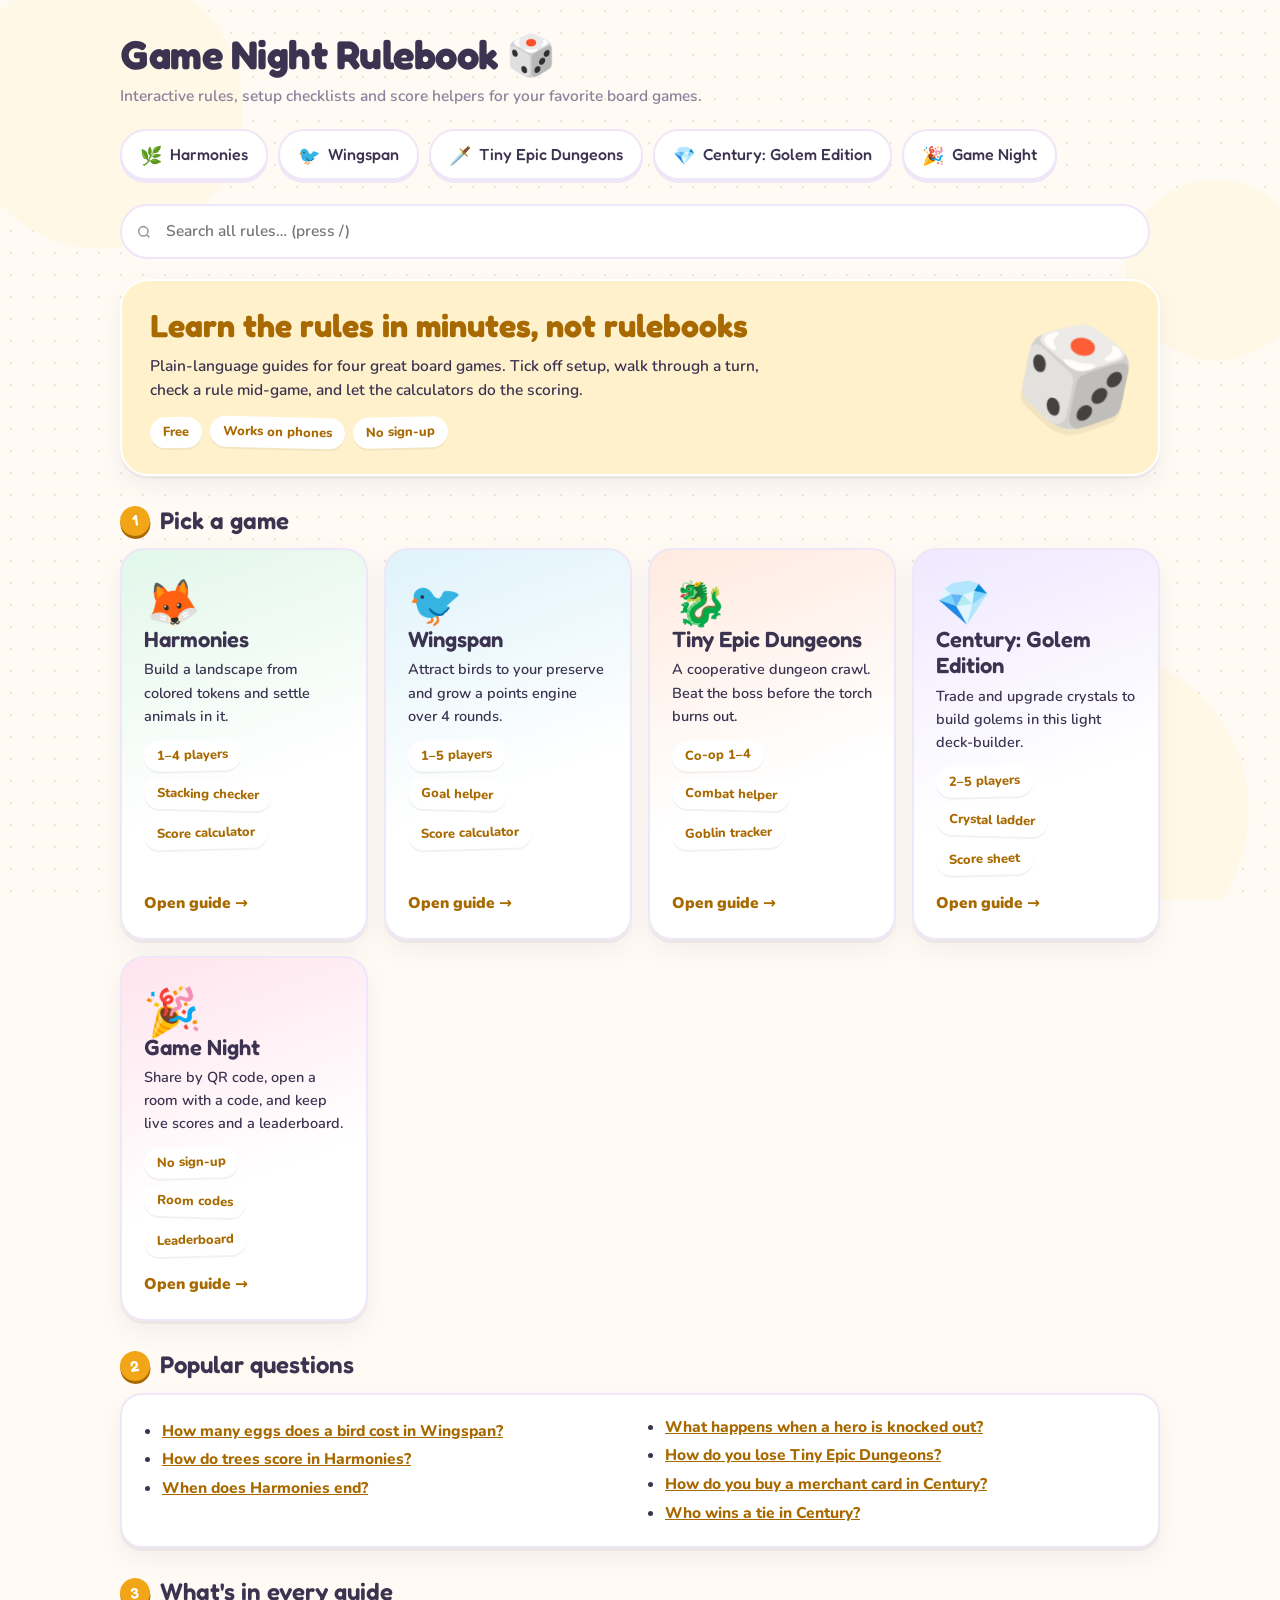
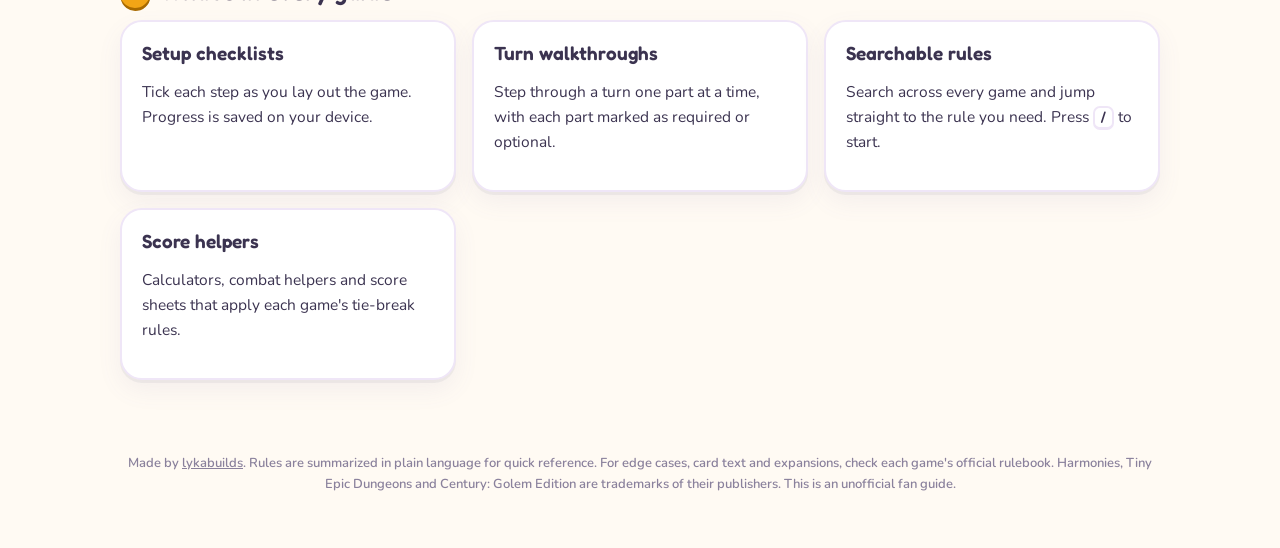
<file: index.html>
<!DOCTYPE html>
<html lang="en" data-root="./">
<head>
<meta charset="utf-8">
<meta name="viewport" content="width=device-width, initial-scale=1">
<title>Game Night Rulebook: Wingspan, Harmonies & More Board Games</title>
<meta name="description" content="Searchable rules for Wingspan, Harmonies, Tiny Epic Dungeons and Century: Golem Edition, with setup checklists, turn guides, score calculators and live rooms.">
<link rel="canonical" href="https://lykabuilds.github.io/game_nights/">
<meta name="robots" content="index, follow, max-image-preview:large">
<meta name="author" content="lykabuilds">
<meta name="theme-color" content="#fffaf3">
<meta property="og:type" content="website">
<meta property="og:site_name" content="Game Night Rulebook">
<meta property="og:title" content="Game Night Rulebook: Wingspan, Harmonies & More Board Games">
<meta property="og:description" content="Searchable rules for Wingspan, Harmonies, Tiny Epic Dungeons and Century: Golem Edition, with setup checklists, turn guides, score calculators and live rooms.">
<meta property="og:url" content="https://lykabuilds.github.io/game_nights/">
<meta property="og:image" content="https://lykabuilds.github.io/game_nights/assets/og/home.png">
<meta property="og:image:width" content="1200">
<meta property="og:image:height" content="630">
<meta property="og:locale" content="en_US">
<meta name="twitter:card" content="summary_large_image">
<meta name="twitter:title" content="Game Night Rulebook: Wingspan, Harmonies & More Board Games">
<meta name="twitter:description" content="Searchable rules for Wingspan, Harmonies, Tiny Epic Dungeons and Century: Golem Edition, with setup checklists, turn guides, score calculators and live rooms.">
<meta name="twitter:image" content="https://lykabuilds.github.io/game_nights/assets/og/home.png">
<link rel="icon" href="data:image/svg+xml,<svg xmlns=%22http://www.w3.org/2000/svg%22 viewBox=%220 0 100 100%22><text y=%22.9em%22 font-size=%2290%22>🎲</text></svg>">
<link rel="preconnect" href="https://fonts.googleapis.com">
<link rel="preconnect" href="https://fonts.gstatic.com" crossorigin>
<link href="https://fonts.googleapis.com/css2?family=Fredoka:wght@400;500;600;700&family=Nunito:wght@400;600;700;800;900&display=swap" rel="stylesheet">
<link rel="stylesheet" href="./assets/styles.css">
<script type="application/ld+json">[{"@context": "https://schema.org", "@type": "WebSite", "name": "Game Night Rulebook", "url": "https://lykabuilds.github.io/game_nights/", "description": "Interactive rulebooks for Wingspan, Harmonies, Tiny Epic Dungeons and Century: Golem Edition, with score calculators and live game-night rooms.", "inLanguage": "en", "author": {"@type": "Person", "name": "lykabuilds", "url": "https://github.com/lykabuilds"}}, {"@context": "https://schema.org", "@type": "ItemList", "itemListElement": [{"@type": "ListItem", "position": 1, "url": "https://lykabuilds.github.io/game_nights/harmonies/", "name": "Harmonies"}, {"@type": "ListItem", "position": 2, "url": "https://lykabuilds.github.io/game_nights/wingspan/", "name": "Wingspan"}, {"@type": "ListItem", "position": 3, "url": "https://lykabuilds.github.io/game_nights/tiny-epic-dungeons/", "name": "Tiny Epic Dungeons"}, {"@type": "ListItem", "position": 4, "url": "https://lykabuilds.github.io/game_nights/century-golem/", "name": "Century: Golem Edition"}, {"@type": "ListItem", "position": 5, "url": "https://lykabuilds.github.io/game_nights/game-night/", "name": "Game Night"}]}]</script>
</head>
<body data-game="home" data-page="home">
<a class="skip" href="#main">Skip to content</a>
<header class="top">
  <a class="brand" href="./">Game Night Rulebook <span class="wobble" aria-hidden="true">🎲</span></a>
  <p class="tagline">Interactive rules, setup checklists and score helpers for your favorite board games.</p>
  <nav class="games" aria-label="Games"><a href="./harmonies/"><span class="dot" aria-hidden="true">🌿</span>Harmonies</a><a href="./wingspan/"><span class="dot" aria-hidden="true">🐦</span>Wingspan</a><a href="./tiny-epic-dungeons/"><span class="dot" aria-hidden="true">🗡️</span>Tiny Epic Dungeons</a><a href="./century-golem/"><span class="dot" aria-hidden="true">💎</span>Century: Golem Edition</a><a href="./game-night/"><span class="dot" aria-hidden="true">🎉</span>Game Night</a></nav>
</header>
<main class="wrap" id="main">
  <div class="toolbar">
    <div class="search" role="search">
      <svg width="16" height="16" viewBox="0 0 24 24" fill="none" stroke="currentColor" stroke-width="2.4" aria-hidden="true"><circle cx="11" cy="11" r="7"/><path d="m20 20-3.5-3.5"/></svg>
      <input id="q" type="search" placeholder="Search all rules… (press /)" aria-label="Search the rules of every game" aria-controls="qresults" aria-expanded="false" autocomplete="off">
      <div id="qresults" class="qresults" role="listbox" hidden></div>
    </div>
    <span class="hint" id="qhint" aria-live="polite"></span>
  </div>
  <article class="page">
  <div class="hero" data-emoji="🎲">
    <div>
      <h1>Learn the rules in minutes, not rulebooks</h1>
      <p>Plain-language guides for four great board games. Tick off setup, walk through a turn, check a rule mid-game, and let the calculators do the scoring.</p>
      <div class="stats"><span class="chip">Free</span><span class="chip">Works on phones</span><span class="chip">No sign-up</span></div>
    </div>
  </div>
  <section class="block" aria-labelledby="pick"><h2 id="pick"><span class="num">1</span>Pick a game</h2><div class="cards"><a class="gamecard" href="harmonies/" data-theme="harmonies"><span class="gc-emoji" aria-hidden="true">🦊</span><h2>Harmonies</h2><p>Build a landscape from colored tokens and settle animals in it.</p><span class="stats"><span class="chip">1–4 players</span><span class="chip">Stacking checker</span><span class="chip">Score calculator</span></span><span class="gc-go">Open guide →</span></a><a class="gamecard" data-theme="wingspan" href="wingspan/"><span aria-hidden="true" class="gc-emoji">🐦</span><h2>Wingspan</h2><p>Attract birds to your preserve and grow a points engine over 4 rounds.</p><span class="stats"><span class="chip">1–5 players</span><span class="chip">Goal helper</span><span class="chip">Score calculator</span></span><span class="gc-go">Open guide →</span></a><a class="gamecard" href="tiny-epic-dungeons/" data-theme="ted"><span class="gc-emoji" aria-hidden="true">🐉</span><h2>Tiny Epic Dungeons</h2><p>A cooperative dungeon crawl. Beat the boss before the torch burns out.</p><span class="stats"><span class="chip">Co-op 1–4</span><span class="chip">Combat helper</span><span class="chip">Goblin tracker</span></span><span class="gc-go">Open guide →</span></a><a class="gamecard" href="century-golem/" data-theme="century"><span class="gc-emoji" aria-hidden="true">💎</span><h2>Century: Golem Edition</h2><p>Trade and upgrade crystals to build golems in this light deck-builder.</p><span class="stats"><span class="chip">2–5 players</span><span class="chip">Crystal ladder</span><span class="chip">Score sheet</span></span><span class="gc-go">Open guide →</span></a><a class="gamecard" href="game-night/" data-theme="party"><span class="gc-emoji" aria-hidden="true">🎉</span><h2>Game Night</h2><p>Share by QR code, open a room with a code, and keep live scores and a leaderboard.</p><span class="stats"><span class="chip">No sign-up</span><span class="chip">Room codes</span><span class="chip">Leaderboard</span></span><span class="gc-go">Open guide →</span></a></div></section>
  <section class="block" aria-labelledby="quick"><h2 id="quick"><span class="num">2</span>Popular questions</h2><div class="card"><ul class="quicklinks"><li><a href="wingspan/#w-egg-cost-by-column">How many eggs does a bird cost in Wingspan?</a></li><li><a href="harmonies/#h-trees-green-on-brown">How do trees score in Harmonies?</a></li><li><a href="harmonies/#h-end">When does Harmonies end?</a></li><li><a href="tiny-epic-dungeons/#t-unconscious-heroes">What happens when a hero is knocked out?</a></li><li><a href="tiny-epic-dungeons/#t-win">How do you lose Tiny Epic Dungeons?</a></li><li><a href="century-golem/#c-acquiring-paying-the-cards-to-the-left">How do you buy a merchant card in Century?</a></li><li><a href="century-golem/#c-end">Who wins a tie in Century?</a></li></ul></div></section>
  <section class="block" aria-labelledby="inside"><h2 id="inside"><span class="num">3</span>What's in every guide</h2>
    <div class="grid2">
      <div class="card"><h3>Setup checklists</h3><p>Tick each step as you lay out the game. Progress is saved on your device.</p></div>
      <div class="card"><h3>Turn walkthroughs</h3><p>Step through a turn one part at a time, with each part marked as required or optional.</p></div>
      <div class="card"><h3>Searchable rules</h3><p>Search across every game and jump straight to the rule you need. Press <kbd>/</kbd> to start.</p></div>
      <div class="card"><h3>Score helpers</h3><p>Calculators, combat helpers and score sheets that apply each game's tie-break rules.</p></div>
    </div>
  </section>
  </article>
</main>
<footer><p>Made by <a href="https://github.com/lykabuilds">lykabuilds</a>. Rules are summarized in plain language for quick reference. For edge cases, card text and expansions, check each game's official rulebook. Harmonies, Tiny Epic Dungeons and Century: Golem Edition are trademarks of their publishers. This is an unofficial fan guide.</p></footer>
<script src="assets/search-index.js" defer></script>
<script src="assets/app.js" defer></script>
</body>
</html>
</file>
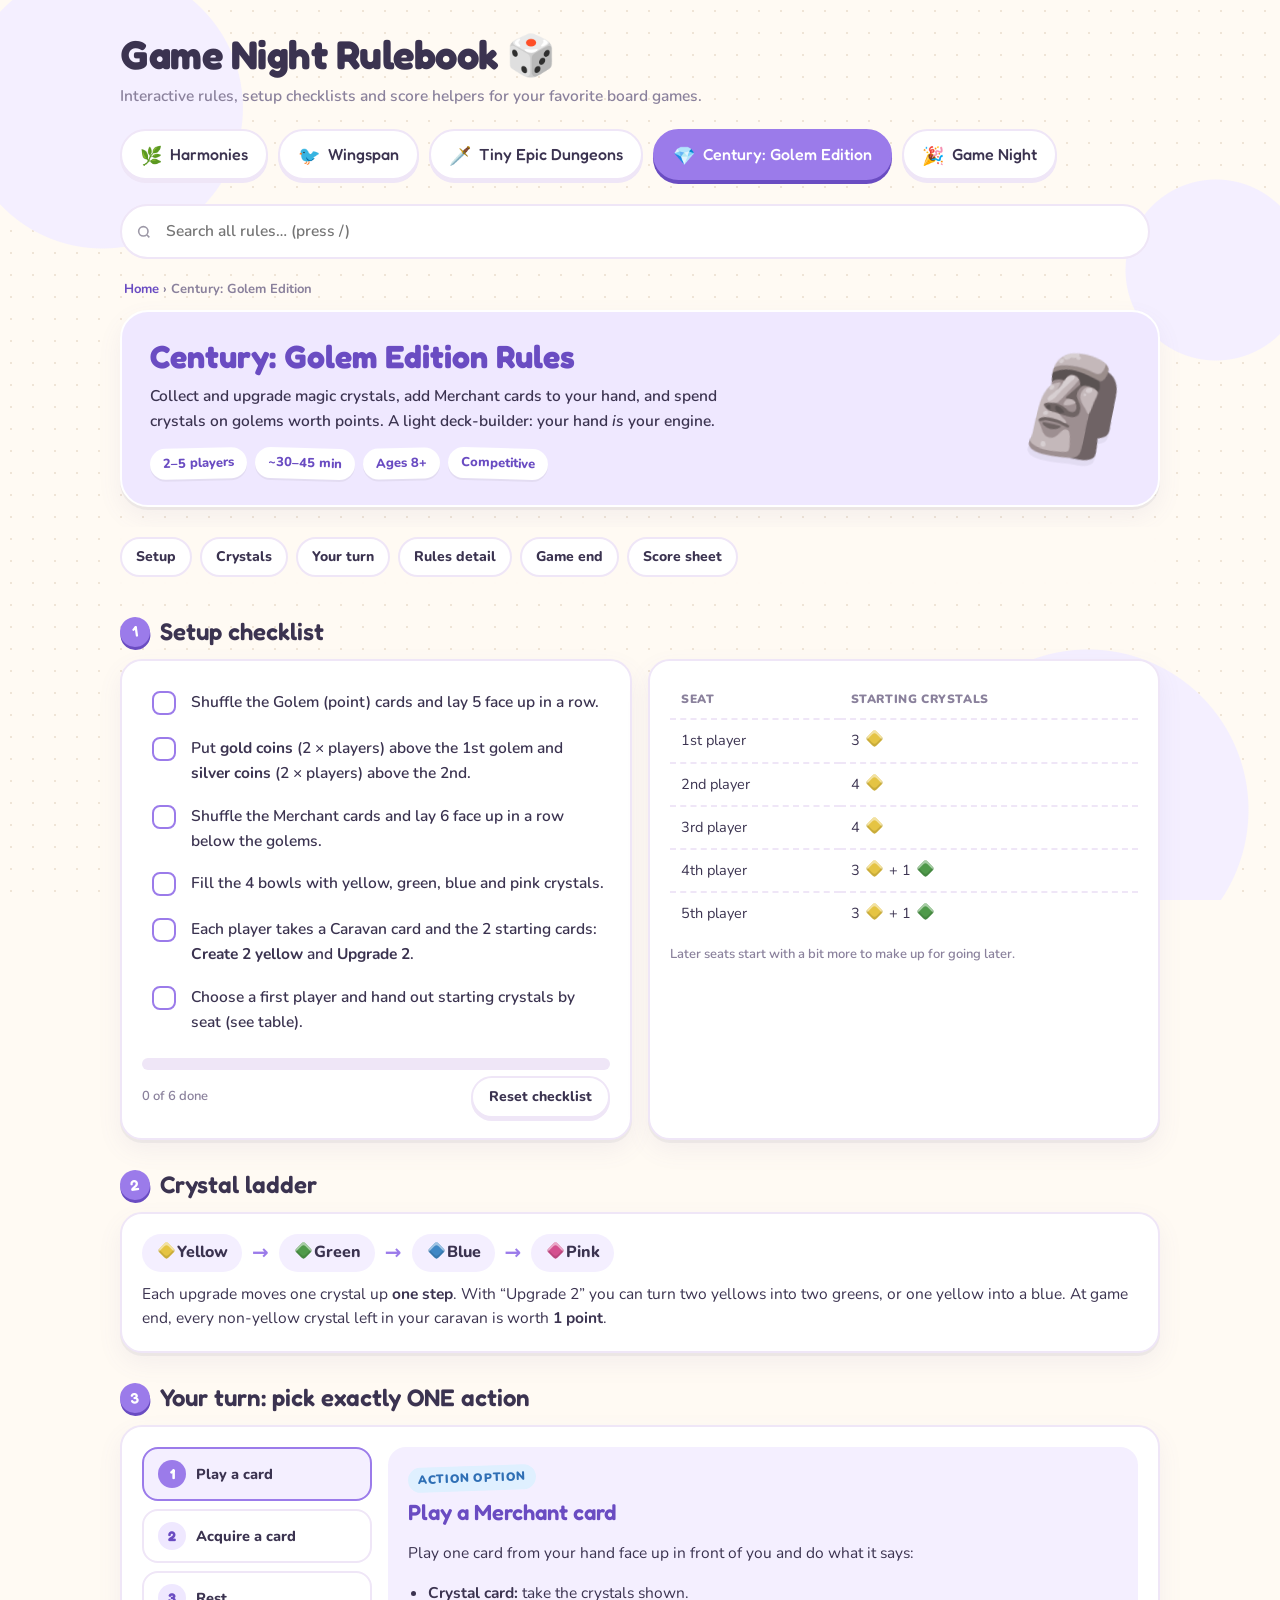
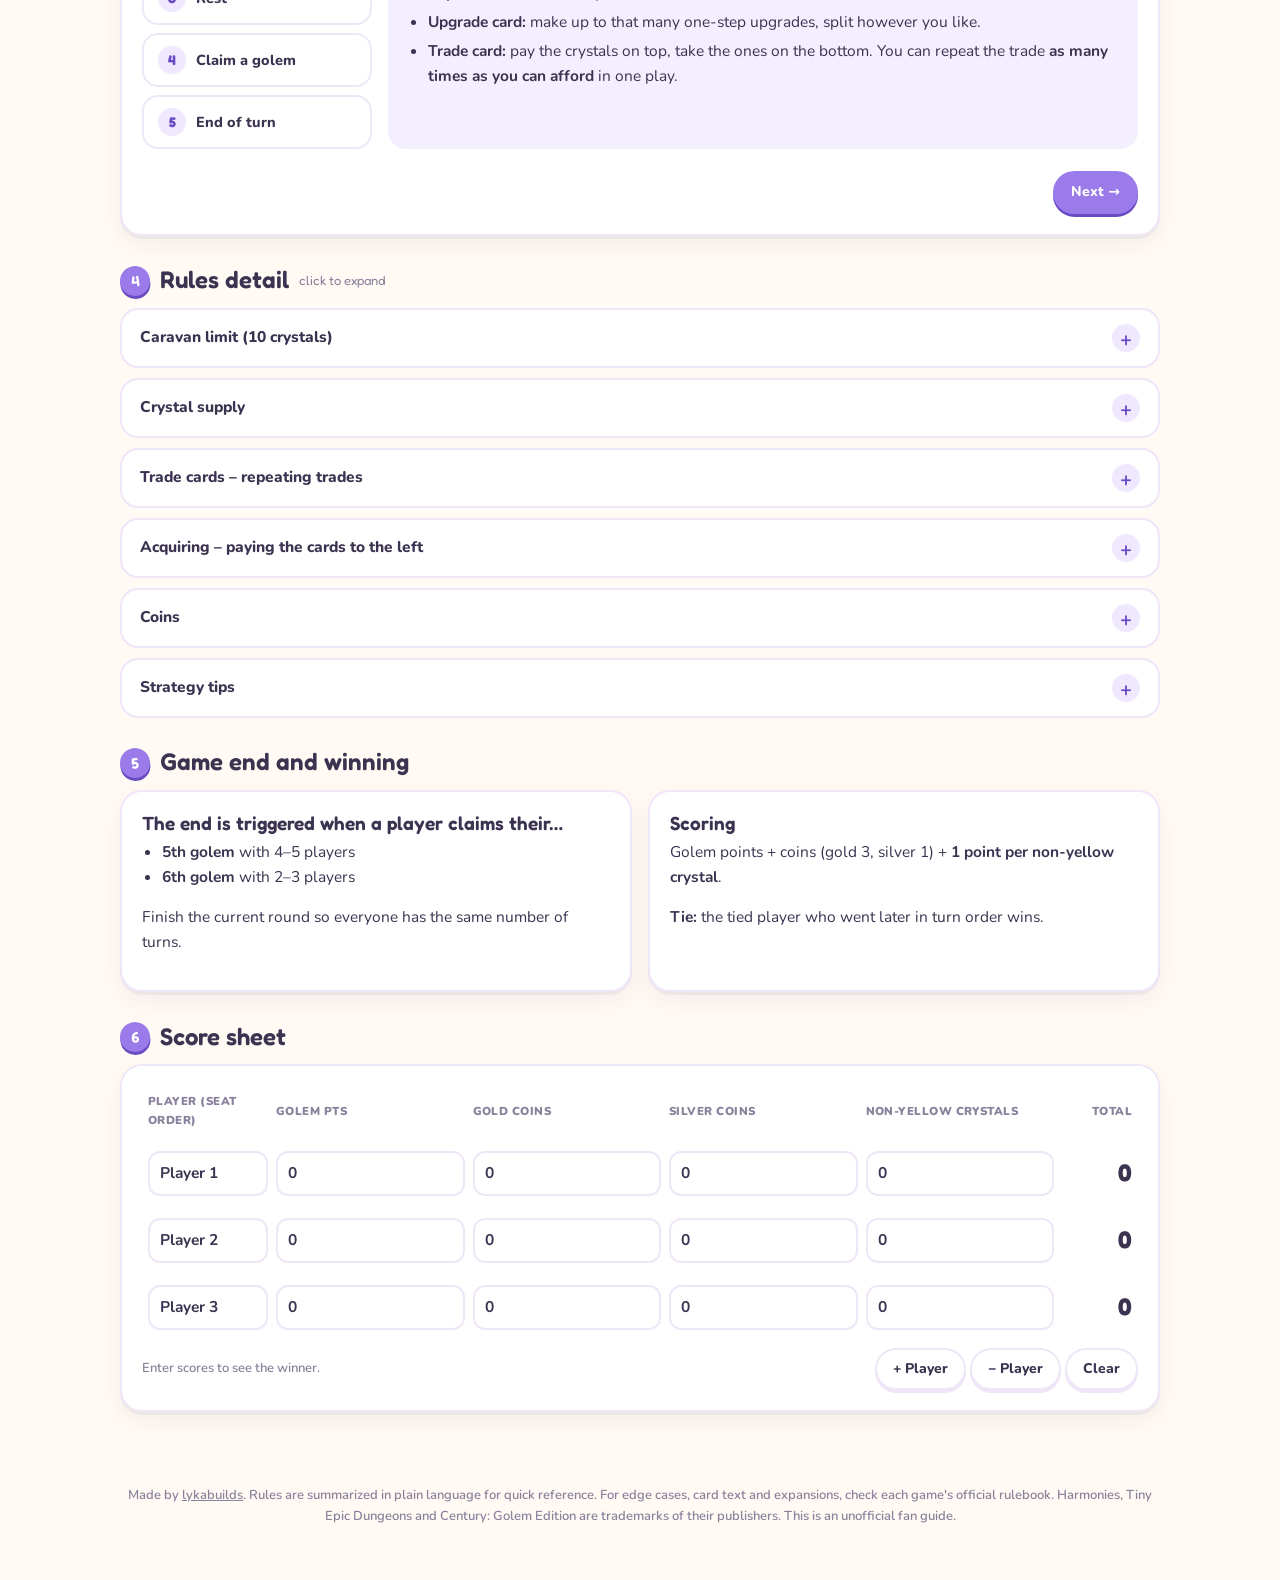
<file: century-golem/index.html>
<!DOCTYPE html>
<html lang="en" data-root="../">
<head>
<meta charset="utf-8">
<meta name="viewport" content="width=device-width, initial-scale=1">
<title>Century: Golem Edition Rules, Setup &amp; Scoring</title>
<meta name="description" content="Century: Golem Edition rules made simple: starting crystals by seat, the four actions, upgrades and trades, caravan limit, coins, game end and a score sheet.">
<link rel="canonical" href="https://lykabuilds.github.io/game_nights/century-golem/">
<meta name="robots" content="index, follow, max-image-preview:large">
<meta name="author" content="lykabuilds">
<meta name="theme-color" content="#fffaf3">
<meta property="og:type" content="article">
<meta property="og:site_name" content="Game Night Rulebook">
<meta property="og:title" content="Century: Golem Edition Rules, Setup &amp; Scoring">
<meta property="og:description" content="Century: Golem Edition rules made simple: starting crystals by seat, the four actions, upgrades and trades, caravan limit, coins, game end and a score sheet.">
<meta property="og:url" content="https://lykabuilds.github.io/game_nights/century-golem/">
<meta property="og:image" content="https://lykabuilds.github.io/game_nights/assets/og/century.png">
<meta property="og:image:width" content="1200">
<meta property="og:image:height" content="630">
<meta property="og:locale" content="en_US">
<meta name="twitter:card" content="summary_large_image">
<meta name="twitter:title" content="Century: Golem Edition Rules, Setup &amp; Scoring">
<meta name="twitter:description" content="Century: Golem Edition rules made simple: starting crystals by seat, the four actions, upgrades and trades, caravan limit, coins, game end and a score sheet.">
<meta name="twitter:image" content="https://lykabuilds.github.io/game_nights/assets/og/century.png">
<link rel="icon" href="data:image/svg+xml,<svg xmlns=%22http://www.w3.org/2000/svg%22 viewBox=%220 0 100 100%22><text y=%22.9em%22 font-size=%2290%22>🎲</text></svg>">
<link rel="preconnect" href="https://fonts.googleapis.com">
<link rel="preconnect" href="https://fonts.gstatic.com" crossorigin>
<link href="https://fonts.googleapis.com/css2?family=Fredoka:wght@400;500;600;700&family=Nunito:wght@400;600;700;800;900&display=swap" rel="stylesheet">
<link rel="stylesheet" href="../assets/styles.css">
<script type="application/ld+json">[{"@context": "https://schema.org", "@type": "Article", "headline": "Century: Golem Edition Rules, Setup & Scoring", "description": "Century: Golem Edition rules made simple: starting crystals by seat, the four actions, upgrades and trades, caravan limit, coins, game end and a score sheet.", "about": {"@type": "Game", "name": "Century: Golem Edition"}, "author": {"@type": "Person", "name": "lykabuilds", "url": "https://github.com/lykabuilds"}, "datePublished": "2026-11-04", "dateModified": "2026-11-04", "image": "https://lykabuilds.github.io/game_nights/assets/og/century.png", "mainEntityOfPage": "https://lykabuilds.github.io/game_nights/century-golem/", "inLanguage": "en"}, {"@context": "https://schema.org", "@type": "BreadcrumbList", "itemListElement": [{"@type": "ListItem", "position": 1, "name": "Game Night Rulebook", "item": "https://lykabuilds.github.io/game_nights/"}, {"@type": "ListItem", "position": 2, "name": "Century: Golem Edition", "item": "https://lykabuilds.github.io/game_nights/century-golem/"}]}]</script>
</head>
<body data-game="century" data-page="century">
<a class="skip" href="#main">Skip to content</a>
<header class="top">
  <a class="brand" href="../">Game Night Rulebook <span class="wobble" aria-hidden="true">🎲</span></a>
  <p class="tagline">Interactive rules, setup checklists and score helpers for your favorite board games.</p>
  <nav class="games" aria-label="Games"><a href="../harmonies/"><span class="dot" aria-hidden="true">🌿</span>Harmonies</a><a href="../wingspan/"><span class="dot" aria-hidden="true">🐦</span>Wingspan</a><a href="../tiny-epic-dungeons/"><span class="dot" aria-hidden="true">🗡️</span>Tiny Epic Dungeons</a><a href="../century-golem/" aria-current="page"><span class="dot" aria-hidden="true">💎</span>Century: Golem Edition</a><a href="../game-night/"><span class="dot" aria-hidden="true">🎉</span>Game Night</a></nav>
</header>
<main class="wrap" id="main">
  <div class="toolbar">
    <div class="search" role="search">
      <svg width="16" height="16" viewBox="0 0 24 24" fill="none" stroke="currentColor" stroke-width="2.4" aria-hidden="true"><circle cx="11" cy="11" r="7"/><path d="m20 20-3.5-3.5"/></svg>
      <input id="q" type="search" placeholder="Search all rules… (press /)" aria-label="Search the rules of every game" aria-controls="qresults" aria-expanded="false" autocomplete="off">
      <div id="qresults" class="qresults" role="listbox" hidden></div>
    </div>
    <span class="hint" id="qhint" aria-live="polite"></span>
  </div>
<article class="page" id="g-century"><nav aria-label="Breadcrumb" class="crumbs"><a href="../">Home</a><span aria-hidden="true"> › </span><span aria-current="page">Century: Golem Edition</span></nav>
<div class="hero" data-emoji="🗿">
<div>
<h1>Century: Golem Edition Rules</h1>
<p>Collect and upgrade magic crystals, add Merchant cards to your hand, and spend crystals on golems worth points. A light deck-builder: your hand <i>is</i> your engine.</p>
<div class="stats"><span class="chip">2–5 players</span><span class="chip">~30–45 min</span><span class="chip">Ages 8+</span><span class="chip">Competitive</span></div>
</div>
</div>
<div class="subnav">
<a href="#c-setup">Setup</a><a href="#c-crystals">Crystals</a><a href="#c-turn">Your turn</a><a href="#c-rules">Rules detail</a><a href="#c-end">Game end</a><a href="#c-calc">Score sheet</a>
</div>
<section class="block" id="c-setup">
<h2><span class="num">1</span>Setup checklist</h2>
<div class="grid2">
<div class="card">
<ul class="checklist" data-list="c-setup">
<li><input id="cs1" type="checkbox"/><label for="cs1">Shuffle the Golem (point) cards and lay 5 face up in a row.</label></li>
<li><input id="cs2" type="checkbox"/><label for="cs2">Put <b>gold coins</b> (2 × players) above the 1st golem and <b>silver coins</b> (2 × players) above the 2nd.</label></li>
<li><input id="cs3" type="checkbox"/><label for="cs3">Shuffle the Merchant cards and lay 6 face up in a row below the golems.</label></li>
<li><input id="cs4" type="checkbox"/><label for="cs4">Fill the 4 bowls with yellow, green, blue and pink crystals.</label></li>
<li><input id="cs5" type="checkbox"/><label for="cs5">Each player takes a Caravan card and the 2 starting cards: <b>Create 2 yellow</b> and <b>Upgrade 2</b>.</label></li>
<li><input id="cs6" type="checkbox"/><label for="cs6">Choose a first player and hand out starting crystals by seat (see table).</label></li>
</ul>
<div class="progress"><i></i></div>
<div class="row"><span class="hint prog-text"></span><button class="btn reset">Reset checklist</button></div>
</div>
<div class="card">
<table>
<thead><tr><th>Seat</th><th>Starting crystals</th></tr></thead>
<tbody>
<tr><td>1st player</td><td>3 <span class="crystal" style="background:#e5c443"></span></td></tr>
<tr><td>2nd player</td><td>4 <span class="crystal" style="background:#e5c443"></span></td></tr>
<tr><td>3rd player</td><td>4 <span class="crystal" style="background:#e5c443"></span></td></tr>
<tr><td>4th player</td><td>3 <span class="crystal" style="background:#e5c443"></span> + 1 <span class="crystal" style="background:#4f9a4a"></span></td></tr>
<tr><td>5th player</td><td>3 <span class="crystal" style="background:#e5c443"></span> + 1 <span class="crystal" style="background:#4f9a4a"></span></td></tr>
</tbody>
</table>
<p class="hint" style="margin:10px 0 0">Later seats start with a bit more to make up for going later.</p>
</div>
</div>
</section>
<section class="block" id="c-crystals">
<h2><span class="num">2</span>Crystal ladder</h2>
<div class="card">
<div class="ladder"><span><span class="crystal" style="background:#e5c443"></span>Yellow</span><span class="arrow">→</span><span><span class="crystal" style="background:#4f9a4a"></span>Green</span><span class="arrow">→</span><span><span class="crystal" style="background:#3f88c5"></span>Blue</span><span class="arrow">→</span><span><span class="crystal" style="background:#d4508f"></span>Pink</span></div>
<p style="margin:10px 0 0">Each upgrade moves one crystal up <b>one step</b>. With “Upgrade 2” you can turn two yellows into two greens, or one yellow into a blue. At game end, every non-yellow crystal left in your caravan is worth <b>1 point</b>.</p>
</div>
</section>
<section class="block" id="c-turn">
<h2><span class="num">3</span>Your turn: pick exactly ONE action</h2>
<div class="card stepper" data-stepper="">
<div class="steps"></div>
<div class="steppanel"></div>
<template>
<div data-title="Play a card"><span class="tag opt">Action option</span><h3>Play a Merchant card</h3><p>Play one card from your hand face up in front of you and do what it says:</p><ul><li><b>Crystal card:</b> take the crystals shown.</li><li><b>Upgrade card:</b> make up to that many one-step upgrades, split however you like.</li><li><b>Trade card:</b> pay the crystals on top, take the ones on the bottom. You can repeat the trade <b>as many times as you can afford</b> in one play.</li></ul></div>
<div data-title="Acquire a card"><span class="tag opt">Action option</span><h3>Acquire a Merchant card</h3><p>Take any card from the Merchant row into your hand.</p><ul><li>The leftmost card is free. For any other card, put <b>1 crystal of your choice on each card to its left</b>.</li><li>If the card you take has crystals on it, you get those too.</li><li>Slide the remaining cards left and refill the row on the right.</li></ul></div>
<div data-title="Rest"><span class="tag opt">Action option</span><h3>Rest</h3><p>Take all the cards you've played back into your hand. This uses your whole turn, so plan your “combo” before resting.</p></div>
<div data-title="Claim a golem"><span class="tag opt">Action option</span><h3>Claim a golem</h3><p>Pay the exact crystals shown on a golem card and put it face down in front of you.</p><ul><li>Claiming the <b>1st</b> golem in the row also earns a <b>gold coin</b> (3 pts). The <b>2nd</b> earns a <b>silver coin</b> (1 pt).</li><li>When the gold coins run out, the silver coins move to the 1st position.</li><li>Slide the remaining golems left and refill.</li></ul></div>
<div data-title="End of turn"><span class="tag end">Check</span><h3>Caravan limit</h3><p>At the end of your turn, if you have more than <b>10 crystals</b>, return the extras of your choice to the bowls.</p></div>
</template>
<div class="stepnav" style="grid-column:1/-1"><button class="btn prev">← Back</button><button class="btn primary next">Next →</button></div>
</div>
</section>
<section class="block" id="c-rules">
<h2><span class="num">4</span>Rules detail <span class="hint" style="font-weight:400">click to expand</span></h2>
<div class="acc">
<details id="c-caravan-limit-10-crystals"><summary>Caravan limit (10 crystals)</summary><div class="body"><p>You can go over 10 during your turn. At the <b>end</b> of your turn, discard down to 10, keeping whichever crystals you like.</p></div></details>
<details id="c-crystal-supply"><summary>Crystal supply</summary><div class="body"><p>The crystal supply is unlimited. If a color runs out, use something else as a stand-in.</p></div></details>
<details id="c-trade-cards-repeating-trades"><summary>Trade cards – repeating trades</summary><div class="body"><p>One play of a Trade card lets you make the exchange as many times as you can pay for it. Example: a “2 yellow → 1 blue” card with 6 yellows can give you 3 blues.</p></div></details>
<details id="c-acquiring-paying-the-cards-to-the-left"><summary>Acquiring – paying the cards to the left</summary><div class="body"><p>To take the 4th card, put one crystal each on cards 1, 2 and 3. Crystals left on a card go to whoever takes it later, so cheap cards can come with free crystals.</p></div></details>
<details id="c-coins"><summary>Coins</summary><div class="body"><p>Gold = 3 points, silver = 1 point. You only get one when you claim the golem in the 1st (gold) or 2nd (silver) spot. Once the gold is gone, silver moves to the 1st spot and the 2nd spot pays nothing.</p></div></details>
<details id="c-strategy-tips"><summary>Strategy tips</summary><div class="body"><ul><li>Early on, cheap Upgrade and good Trade cards build a strong engine.</li><li>Don't rest too often. Each rest is a turn without crystals.</li><li>Keep an eye on the coins. Grabbing the 1st golem is worth 3 extra points.</li><li>Leftover blue and pink crystals score at the end, so don't waste them.</li></ul></div></details>
</div>
</section>
<section class="block" id="c-end">
<h2><span class="num">5</span>Game end and winning</h2>
<div class="grid2">
<div class="card"><h3 style="margin:0 0 6px">The end is triggered when a player claims their…</h3><ul style="margin:0;padding-left:20px"><li><b>5th golem</b> with 4–5 players</li><li><b>6th golem</b> with 2–3 players</li></ul><p>Finish the current round so everyone has the same number of turns.</p></div>
<div class="card"><h3 style="margin:0 0 6px">Scoring</h3><p style="margin:0">Golem points + coins (gold 3, silver 1) + <b>1 point per non-yellow crystal</b>.</p><p><b>Tie:</b> the tied player who went later in turn order wins.</p></div>
</div>
</section>
<section class="block" id="c-calc">
<h2><span class="num">6</span>Score sheet</h2>
<div class="card">
<div class="players" id="cplayers">
<div class="prow head"><span>Player (seat order)</span><span>Golem pts</span><span>Gold coins</span><span>Silver coins</span><span>Non-yellow crystals</span><span style="text-align:right">Total</span></div>
</div>
<div class="row" style="margin-top:12px"><span class="hint" id="cwinner">Enter scores to see the winner.</span><span><button class="btn" id="cadd">+ Player</button> <button class="btn" id="crem">− Player</button> <button class="btn" id="cclear">Clear</button></span></div>
</div>
</section>
</article>
</main>
<footer><p>Made by <a href="https://github.com/lykabuilds">lykabuilds</a>. Rules are summarized in plain language for quick reference. For edge cases, card text and expansions, check each game's official rulebook. Harmonies, Tiny Epic Dungeons and Century: Golem Edition are trademarks of their publishers. This is an unofficial fan guide.</p></footer>
<script src="../assets/search-index.js" defer></script>
<script src="../assets/app.js" defer></script>
</body>
</html>
</file>
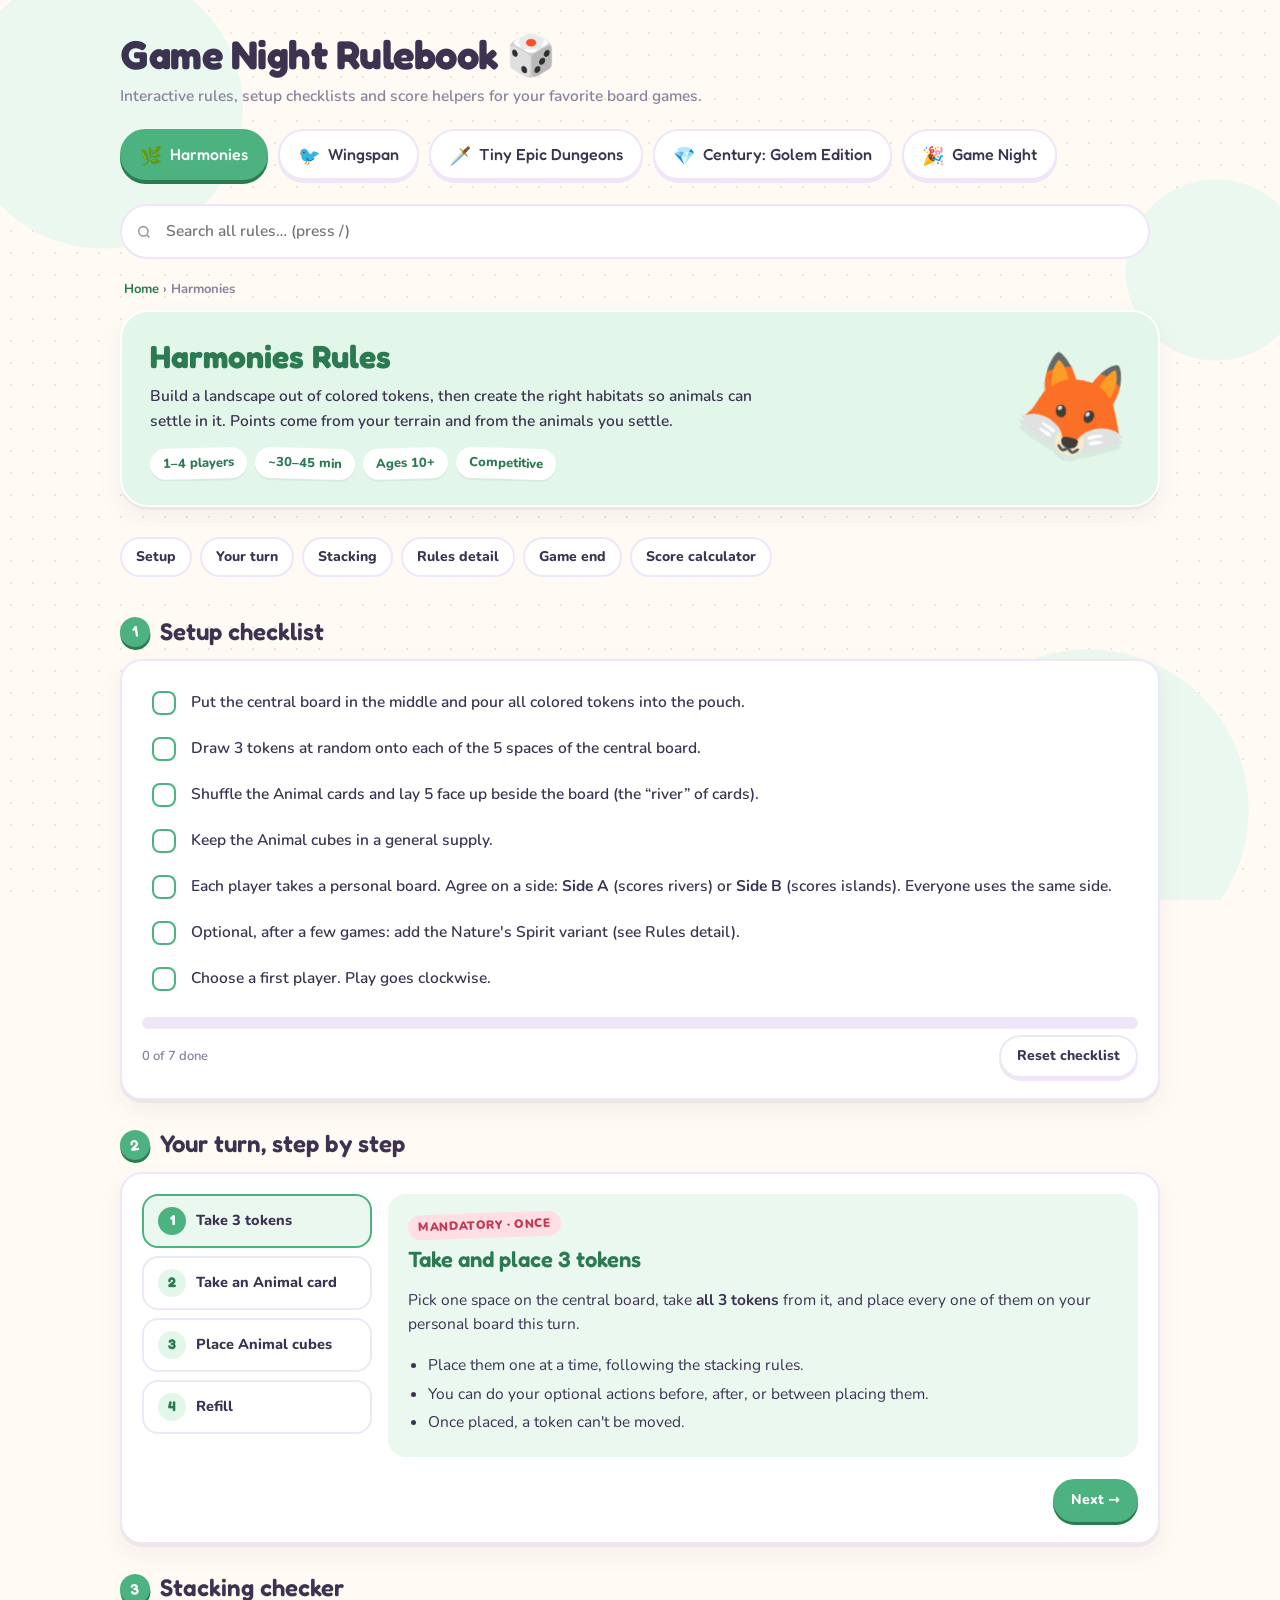
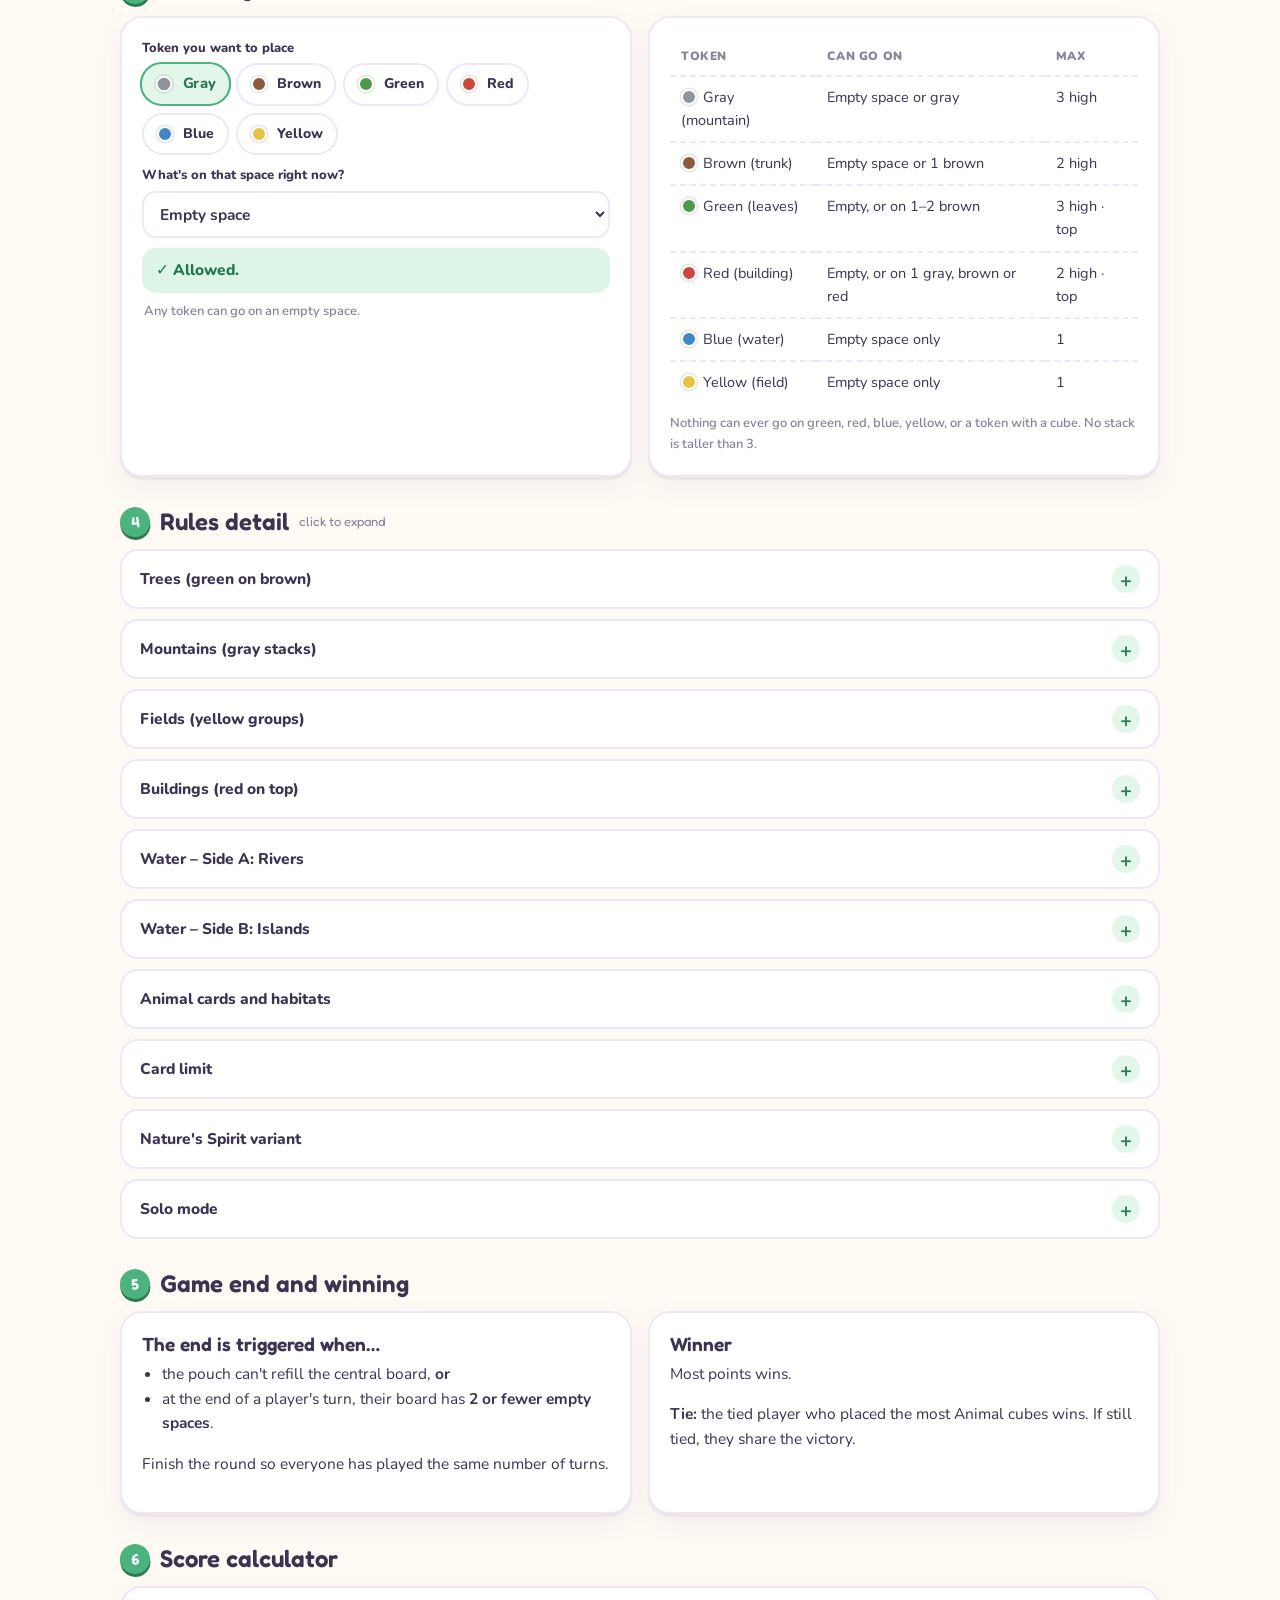
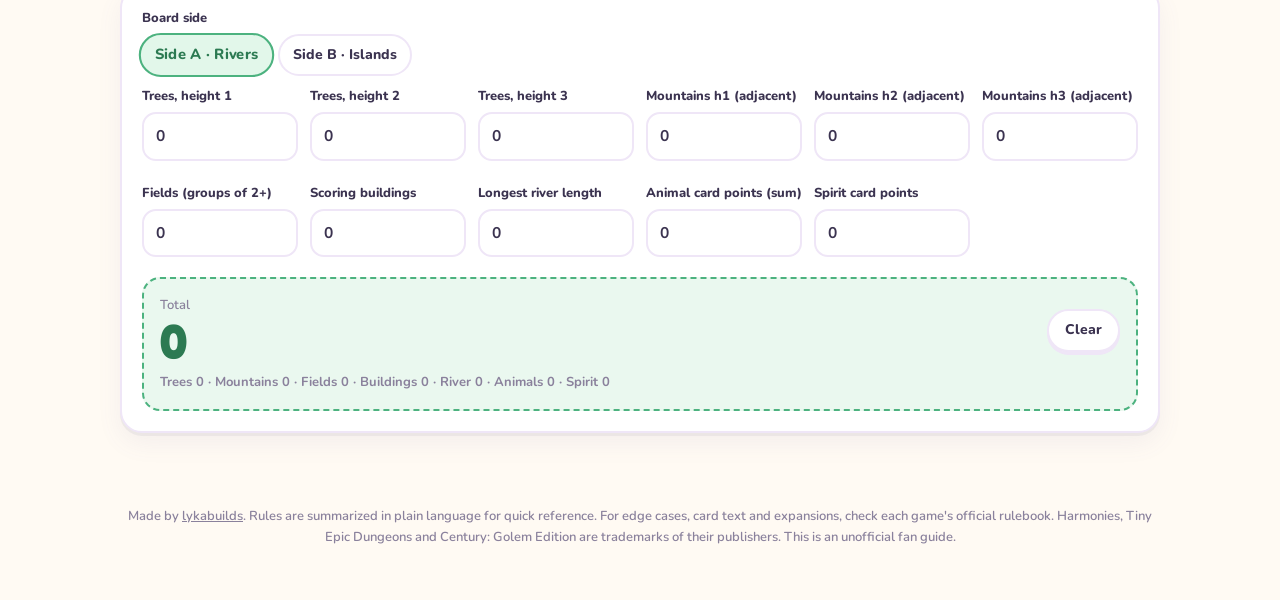
<file: harmonies/index.html>
<!DOCTYPE html>
<html lang="en" data-root="../">
<head>
<meta charset="utf-8">
<meta name="viewport" content="width=device-width, initial-scale=1">
<title>Harmonies Rules: Setup, Stacking &amp; Scoring Guide</title>
<meta name="description" content="Learn Harmonies fast: setup checklist, step-by-step turns, token stacking rules, animal cards, end-game triggers, tie-breaks and a score calculator.">
<link rel="canonical" href="https://lykabuilds.github.io/game_nights/harmonies/">
<meta name="robots" content="index, follow, max-image-preview:large">
<meta name="author" content="lykabuilds">
<meta name="theme-color" content="#fffaf3">
<meta property="og:type" content="article">
<meta property="og:site_name" content="Game Night Rulebook">
<meta property="og:title" content="Harmonies Rules: Setup, Stacking &amp; Scoring Guide">
<meta property="og:description" content="Learn Harmonies fast: setup checklist, step-by-step turns, token stacking rules, animal cards, end-game triggers, tie-breaks and a score calculator.">
<meta property="og:url" content="https://lykabuilds.github.io/game_nights/harmonies/">
<meta property="og:image" content="https://lykabuilds.github.io/game_nights/assets/og/harmonies.png">
<meta property="og:image:width" content="1200">
<meta property="og:image:height" content="630">
<meta property="og:locale" content="en_US">
<meta name="twitter:card" content="summary_large_image">
<meta name="twitter:title" content="Harmonies Rules: Setup, Stacking &amp; Scoring Guide">
<meta name="twitter:description" content="Learn Harmonies fast: setup checklist, step-by-step turns, token stacking rules, animal cards, end-game triggers, tie-breaks and a score calculator.">
<meta name="twitter:image" content="https://lykabuilds.github.io/game_nights/assets/og/harmonies.png">
<link rel="icon" href="data:image/svg+xml,<svg xmlns=%22http://www.w3.org/2000/svg%22 viewBox=%220 0 100 100%22><text y=%22.9em%22 font-size=%2290%22>🎲</text></svg>">
<link rel="preconnect" href="https://fonts.googleapis.com">
<link rel="preconnect" href="https://fonts.gstatic.com" crossorigin>
<link href="https://fonts.googleapis.com/css2?family=Fredoka:wght@400;500;600;700&family=Nunito:wght@400;600;700;800;900&display=swap" rel="stylesheet">
<link rel="stylesheet" href="../assets/styles.css">
<script type="application/ld+json">[{"@context": "https://schema.org", "@type": "Article", "headline": "Harmonies Rules: Setup, Stacking & Scoring Guide", "description": "Learn Harmonies fast: setup checklist, step-by-step turns, token stacking rules, animal cards, end-game triggers, tie-breaks and a score calculator.", "about": {"@type": "Game", "name": "Harmonies"}, "author": {"@type": "Person", "name": "lykabuilds", "url": "https://github.com/lykabuilds"}, "datePublished": "2026-11-04", "dateModified": "2026-11-04", "image": "https://lykabuilds.github.io/game_nights/assets/og/harmonies.png", "mainEntityOfPage": "https://lykabuilds.github.io/game_nights/harmonies/", "inLanguage": "en"}, {"@context": "https://schema.org", "@type": "BreadcrumbList", "itemListElement": [{"@type": "ListItem", "position": 1, "name": "Game Night Rulebook", "item": "https://lykabuilds.github.io/game_nights/"}, {"@type": "ListItem", "position": 2, "name": "Harmonies", "item": "https://lykabuilds.github.io/game_nights/harmonies/"}]}]</script>
</head>
<body data-game="harmonies" data-page="harmonies">
<a class="skip" href="#main">Skip to content</a>
<header class="top">
  <a class="brand" href="../">Game Night Rulebook <span class="wobble" aria-hidden="true">🎲</span></a>
  <p class="tagline">Interactive rules, setup checklists and score helpers for your favorite board games.</p>
  <nav class="games" aria-label="Games"><a href="../harmonies/" aria-current="page"><span class="dot" aria-hidden="true">🌿</span>Harmonies</a><a href="../wingspan/"><span class="dot" aria-hidden="true">🐦</span>Wingspan</a><a href="../tiny-epic-dungeons/"><span class="dot" aria-hidden="true">🗡️</span>Tiny Epic Dungeons</a><a href="../century-golem/"><span class="dot" aria-hidden="true">💎</span>Century: Golem Edition</a><a href="../game-night/"><span class="dot" aria-hidden="true">🎉</span>Game Night</a></nav>
</header>
<main class="wrap" id="main">
  <div class="toolbar">
    <div class="search" role="search">
      <svg width="16" height="16" viewBox="0 0 24 24" fill="none" stroke="currentColor" stroke-width="2.4" aria-hidden="true"><circle cx="11" cy="11" r="7"/><path d="m20 20-3.5-3.5"/></svg>
      <input id="q" type="search" placeholder="Search all rules… (press /)" aria-label="Search the rules of every game" aria-controls="qresults" aria-expanded="false" autocomplete="off">
      <div id="qresults" class="qresults" role="listbox" hidden></div>
    </div>
    <span class="hint" id="qhint" aria-live="polite"></span>
  </div>
<article class="page" id="g-harmonies"><nav aria-label="Breadcrumb" class="crumbs"><a href="../">Home</a><span aria-hidden="true"> › </span><span aria-current="page">Harmonies</span></nav>
<div class="hero" data-emoji="🦊">
<div>
<h1>Harmonies Rules</h1>
<p>Build a landscape out of colored tokens, then create the right habitats so animals can settle in it. Points come from your terrain and from the animals you settle.</p>
<div class="stats"><span class="chip">1–4 players</span><span class="chip">~30–45 min</span><span class="chip">Ages 10+</span><span class="chip">Competitive</span></div>
</div>
</div>
<div class="subnav">
<a href="#h-setup">Setup</a><a href="#h-turn">Your turn</a><a href="#h-stack">Stacking</a><a href="#h-rules">Rules detail</a><a href="#h-end">Game end</a><a href="#h-calc">Score calculator</a>
</div>
<section class="block" id="h-setup">
<h2><span class="num">1</span>Setup checklist</h2>
<div class="card">
<ul class="checklist" data-list="h-setup">
<li><input id="hs1" type="checkbox"/><label for="hs1">Put the central board in the middle and pour all colored tokens into the pouch.</label></li>
<li><input id="hs2" type="checkbox"/><label for="hs2">Draw 3 tokens at random onto each of the 5 spaces of the central board.</label></li>
<li><input id="hs3" type="checkbox"/><label for="hs3">Shuffle the Animal cards and lay 5 face up beside the board (the “river” of cards).</label></li>
<li><input id="hs4" type="checkbox"/><label for="hs4">Keep the Animal cubes in a general supply.</label></li>
<li><input id="hs5" type="checkbox"/><label for="hs5">Each player takes a personal board. Agree on a side: <b>Side A</b> (scores rivers) or <b>Side B</b> (scores islands). Everyone uses the same side.</label></li>
<li><input id="hs6" type="checkbox"/><label for="hs6">Optional, after a few games: add the Nature's Spirit variant (see Rules detail).</label></li>
<li><input id="hs7" type="checkbox"/><label for="hs7">Choose a first player. Play goes clockwise.</label></li>
</ul>
<div class="progress"><i></i></div>
<div class="row"><span class="hint prog-text"></span><button class="btn reset">Reset checklist</button></div>
</div>
</section>
<section class="block" id="h-turn">
<h2><span class="num">2</span>Your turn, step by step</h2>
<div class="card stepper" data-stepper="">
<div class="steps"></div>
<div class="steppanel"></div>
<template>
<div data-title="Take 3 tokens"><span class="tag must">Mandatory · once</span><h3>Take and place 3 tokens</h3><p>Pick one space on the central board, take <b>all 3 tokens</b> from it, and place every one of them on your personal board this turn.</p><ul><li>Place them one at a time, following the stacking rules.</li><li>You can do your optional actions before, after, or between placing them.</li><li>Once placed, a token can't be moved.</li></ul></div>
<div data-title="Take an Animal card"><span class="tag opt">Optional · once</span><h3>Take 1 Animal card</h3><p>Take one face-up Animal card and place it above your board. Fill each of its spaces with an Animal cube from the supply.</p><ul><li>You can have at most <b>4 unfinished cards</b> (Animal + Spirit) in front of you at once.</li><li>Finished cards (every cube placed) don't count toward the limit.</li></ul></div>
<div data-title="Place Animal cubes"><span class="tag opt">Optional · any number</span><h3>Place Animal cubes</h3><p>If your landscape has the habitat shown on one of your cards, move a cube from that card onto the token marked on the habitat pattern.</p><ul><li>You may do this several times per turn, at any time.</li><li>Patterns can be rotated, and one token can be part of several habitats.</li><li>Each token can hold only one cube. A token with a cube can't have anything stacked on it.</li><li>Once all its cubes are placed, the card is finished. Set it aside.</li></ul></div>
<div data-title="Refill"><span class="tag end">End of turn</span><h3>Refill</h3><p>Draw 3 new tokens from the pouch into the empty central space. Top the Animal card row back up to 5.</p><p>Then check the two game-end triggers (see Game end). If neither is met, the next player goes.</p></div>
</template>
<div class="stepnav" style="grid-column:1/-1"><button class="btn prev">← Back</button><button class="btn primary next">Next →</button></div>
</div>
</section>
<section class="block" id="h-stack">
<h2><span class="num">3</span>Stacking checker</h2>
<div class="grid2">
<div class="card calc">
<div class="field"><label>Token you want to place</label>
<div class="pill-select" id="stk-top"></div></div>
<div class="field"><label>What's on that space right now?</label>
<select id="stk-base">
<option value="empty">Empty space</option>
<option value="G">1 gray</option><option value="GG">2 gray</option><option value="GGG">3 gray</option>
<option value="B">1 brown</option><option value="BB">2 brown</option>
<option value="Bg">Brown + green (tree)</option><option value="g">1 green</option>
<option value="R">1 red</option><option value="GR">Gray + red (building)</option><option value="BR">Brown + red (building)</option><option value="RR">Red + red (building)</option>
<option value="W">Blue</option><option value="Y">Yellow</option>
<option value="cube">Any token with an Animal cube on it</option>
</select></div>
<div id="stk-out"></div>
</div>
<div class="card">
<table>
<thead><tr><th>Token</th><th>Can go on</th><th>Max</th></tr></thead>
<tbody>
<tr><td><span class="swatch" style="background:#8f949b"></span>Gray (mountain)</td><td>Empty space or gray</td><td>3 high</td></tr>
<tr><td><span class="swatch" style="background:#8a5a3b"></span>Brown (trunk)</td><td>Empty space or 1 brown</td><td>2 high</td></tr>
<tr><td><span class="swatch" style="background:#4f9a4a"></span>Green (leaves)</td><td>Empty, or on 1–2 brown</td><td>3 high · top</td></tr>
<tr><td><span class="swatch" style="background:#c94a3c"></span>Red (building)</td><td>Empty, or on 1 gray, brown or red</td><td>2 high · top</td></tr>
<tr><td><span class="swatch" style="background:#3f88c5"></span>Blue (water)</td><td>Empty space only</td><td>1</td></tr>
<tr><td><span class="swatch" style="background:#e5c443"></span>Yellow (field)</td><td>Empty space only</td><td>1</td></tr>
</tbody>
</table>
<p class="hint" style="margin:10px 0 0">Nothing can ever go on green, red, blue, yellow, or a token with a cube. No stack is taller than 3.</p>
</div>
</div>
</section>
<section class="block" id="h-rules">
<h2><span class="num">4</span>Rules detail <span class="hint" style="font-weight:400">click to expand</span></h2>
<div class="acc">
<details id="h-trees-green-on-brown"><summary>Trees (green on brown)</summary><div class="body"><p>A green token on its own or on top of 1 or 2 brown tokens is a tree.</p><table><tr><th>Height</th><td>1</td><td>2</td><td>3</td></tr><tr><th>Points</th><td>1</td><td>3</td><td>7</td></tr></table></div></details>
<details id="h-mountains-gray-stacks"><summary>Mountains (gray stacks)</summary><div class="body"><p>A stack of 1–3 gray tokens. It only scores if it's <b>next to at least one other mountain</b>. A lone mountain scores 0.</p><table><tr><th>Height</th><td>1</td><td>2</td><td>3</td></tr><tr><th>Points</th><td>1</td><td>3</td><td>7</td></tr></table></div></details>
<details id="h-fields-yellow-groups"><summary>Fields (yellow groups)</summary><div class="body"><p>Each group of <b>2 or more connected yellow tokens</b> scores 5 points, no matter how big it is. Several small groups beat one big group.</p></div></details>
<details id="h-buildings-red-on-top"><summary>Buildings (red on top)</summary><div class="body"><p>A red token on top of a gray, brown or red token is a building. It scores <b>5 points</b> if the spaces around it show <b>at least 3 different colors</b> (look at the top token of each stack).</p></div></details>
<details id="h-water-side-a-rivers"><summary>Water – Side A: Rivers</summary><div class="body"><p>Score only your <b>single longest river</b>: a chain of connected blue tokens, counted end to end.</p><table><tr><th>Length</th><td>1</td><td>2</td><td>3</td><td>4</td><td>5</td><td>6</td><td>7+</td></tr><tr><th>Points</th><td>0</td><td>2</td><td>5</td><td>8</td><td>11</td><td>15</td><td>+4 each</td></tr></table></div></details>
<details id="h-water-side-b-islands"><summary>Water – Side B: Islands</summary><div class="body"><p>Blue tokens divide your board into separate land areas. Each <b>island</b> (a group of non-water tokens cut off from the others by water or the board edge) scores <b>5 points</b>.</p></div></details>
<details id="h-animal-cards-and-habitats"><summary>Animal cards and habitats</summary><div class="body"><ul><li>Each card shows a habitat pattern (token colors and heights) and a track of cubes with point values.</li><li>The pattern must match exactly, including stack heights. You can rotate it.</li><li>The cube goes on the highlighted token of the pattern.</li><li>At game end, each card scores the <b>highest point value you've uncovered</b> on its track. Unfinished cards still score what you've uncovered.</li><li>Cube placement is final, even if later tokens change the area around it.</li></ul></div></details>
<details id="h-card-limit"><summary>Card limit</summary><div class="body"><p>You can have at most <b>4 unfinished cards</b> in front of you. Once every cube on a card is placed, set the card aside. It no longer counts toward the limit.</p></div></details>
<details id="h-nature-s-spirit-variant"><summary>Nature's Spirit variant</summary><div class="body"><p>Recommended once you know the game. At setup each player draws Spirit cards and keeps one. A Spirit card works like an Animal card with a single cube. Once its cube is placed, it gives a special end-game scoring bonus. It counts toward the 4-card limit until it's finished.</p></div></details>
<details id="h-solo-mode"><summary>Solo mode</summary><div class="body"><p>Harmonies includes a solo mode where you play to beat score targets. The rulebook covers the small setup and refill changes. Keep your rulebook nearby for the exact solo steps.</p></div></details>
</div>
</section>
<section class="block" id="h-end">
<h2><span class="num">5</span>Game end and winning</h2>
<div class="grid2">
<div class="card"><h3 style="margin:0 0 6px">The end is triggered when…</h3><ul style="margin:0;padding-left:20px"><li>the pouch can't refill the central board, <b>or</b></li><li>at the end of a player's turn, their board has <b>2 or fewer empty spaces</b>.</li></ul><p>Finish the round so everyone has played the same number of turns.</p></div>
<div class="card"><h3 style="margin:0 0 6px">Winner</h3><p style="margin:0">Most points wins.</p><p><b>Tie:</b> the tied player who placed the most Animal cubes wins. If still tied, they share the victory.</p></div>
</div>
</section>
<section class="block" id="h-calc">
<h2><span class="num">6</span>Score calculator</h2>
<div class="card calc" id="hcalc">
<div class="field"><label>Board side</label>
<div class="pill-select" id="hside"><button aria-pressed="true" data-v="A">Side A · Rivers</button><button aria-pressed="false" data-v="B">Side B · Islands</button></div></div>
<div class="fields">
<div class="field"><label>Trees, height 1</label><input data-k="t1" min="0" type="number" value="0"/></div>
<div class="field"><label>Trees, height 2</label><input data-k="t2" min="0" type="number" value="0"/></div>
<div class="field"><label>Trees, height 3</label><input data-k="t3" min="0" type="number" value="0"/></div>
<div class="field"><label>Mountains h1 (adjacent)</label><input data-k="m1" min="0" type="number" value="0"/></div>
<div class="field"><label>Mountains h2 (adjacent)</label><input data-k="m2" min="0" type="number" value="0"/></div>
<div class="field"><label>Mountains h3 (adjacent)</label><input data-k="m3" min="0" type="number" value="0"/></div>
<div class="field"><label>Fields (groups of 2+)</label><input data-k="f" min="0" type="number" value="0"/></div>
<div class="field"><label>Scoring buildings</label><input data-k="b" min="0" type="number" value="0"/></div>
<div class="field" data-side="A"><label>Longest river length</label><input data-k="river" min="0" type="number" value="0"/></div>
<div class="field hidden" data-side="B"><label>Number of islands</label><input data-k="isl" min="0" type="number" value="0"/></div>
<div class="field"><label>Animal card points (sum)</label><input data-k="ani" min="0" type="number" value="0"/></div>
<div class="field"><label>Spirit card points</label><input data-k="spi" min="0" type="number" value="0"/></div>
</div>
<div class="result"><div class="row"><div><div class="hint">Total</div><div class="total" id="htotal">0</div></div><button class="btn reset-calc">Clear</button></div><div class="breakdown" id="hbreak"></div></div>
</div>
</section>
</article>
</main>
<footer><p>Made by <a href="https://github.com/lykabuilds">lykabuilds</a>. Rules are summarized in plain language for quick reference. For edge cases, card text and expansions, check each game's official rulebook. Harmonies, Tiny Epic Dungeons and Century: Golem Edition are trademarks of their publishers. This is an unofficial fan guide.</p></footer>
<script src="../assets/search-index.js" defer></script>
<script src="../assets/app.js" defer></script>
</body>
</html>
</file>
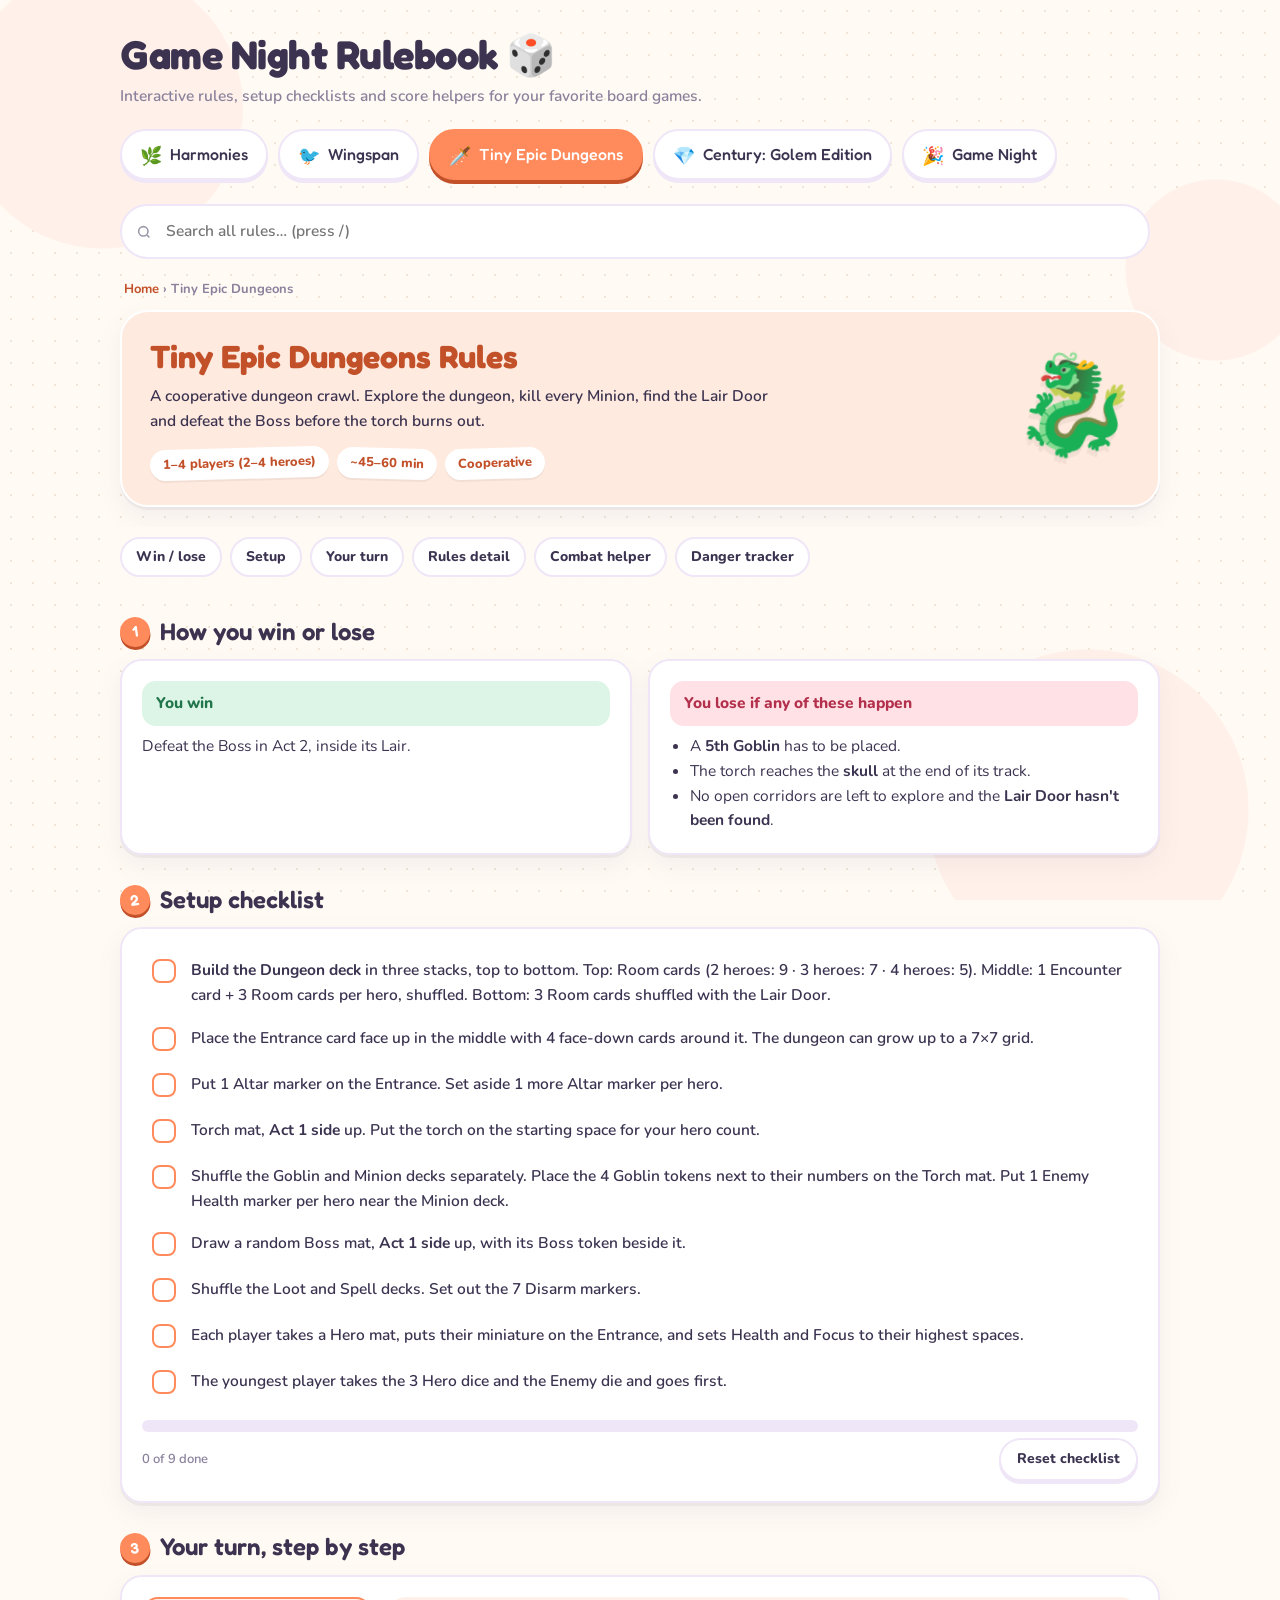
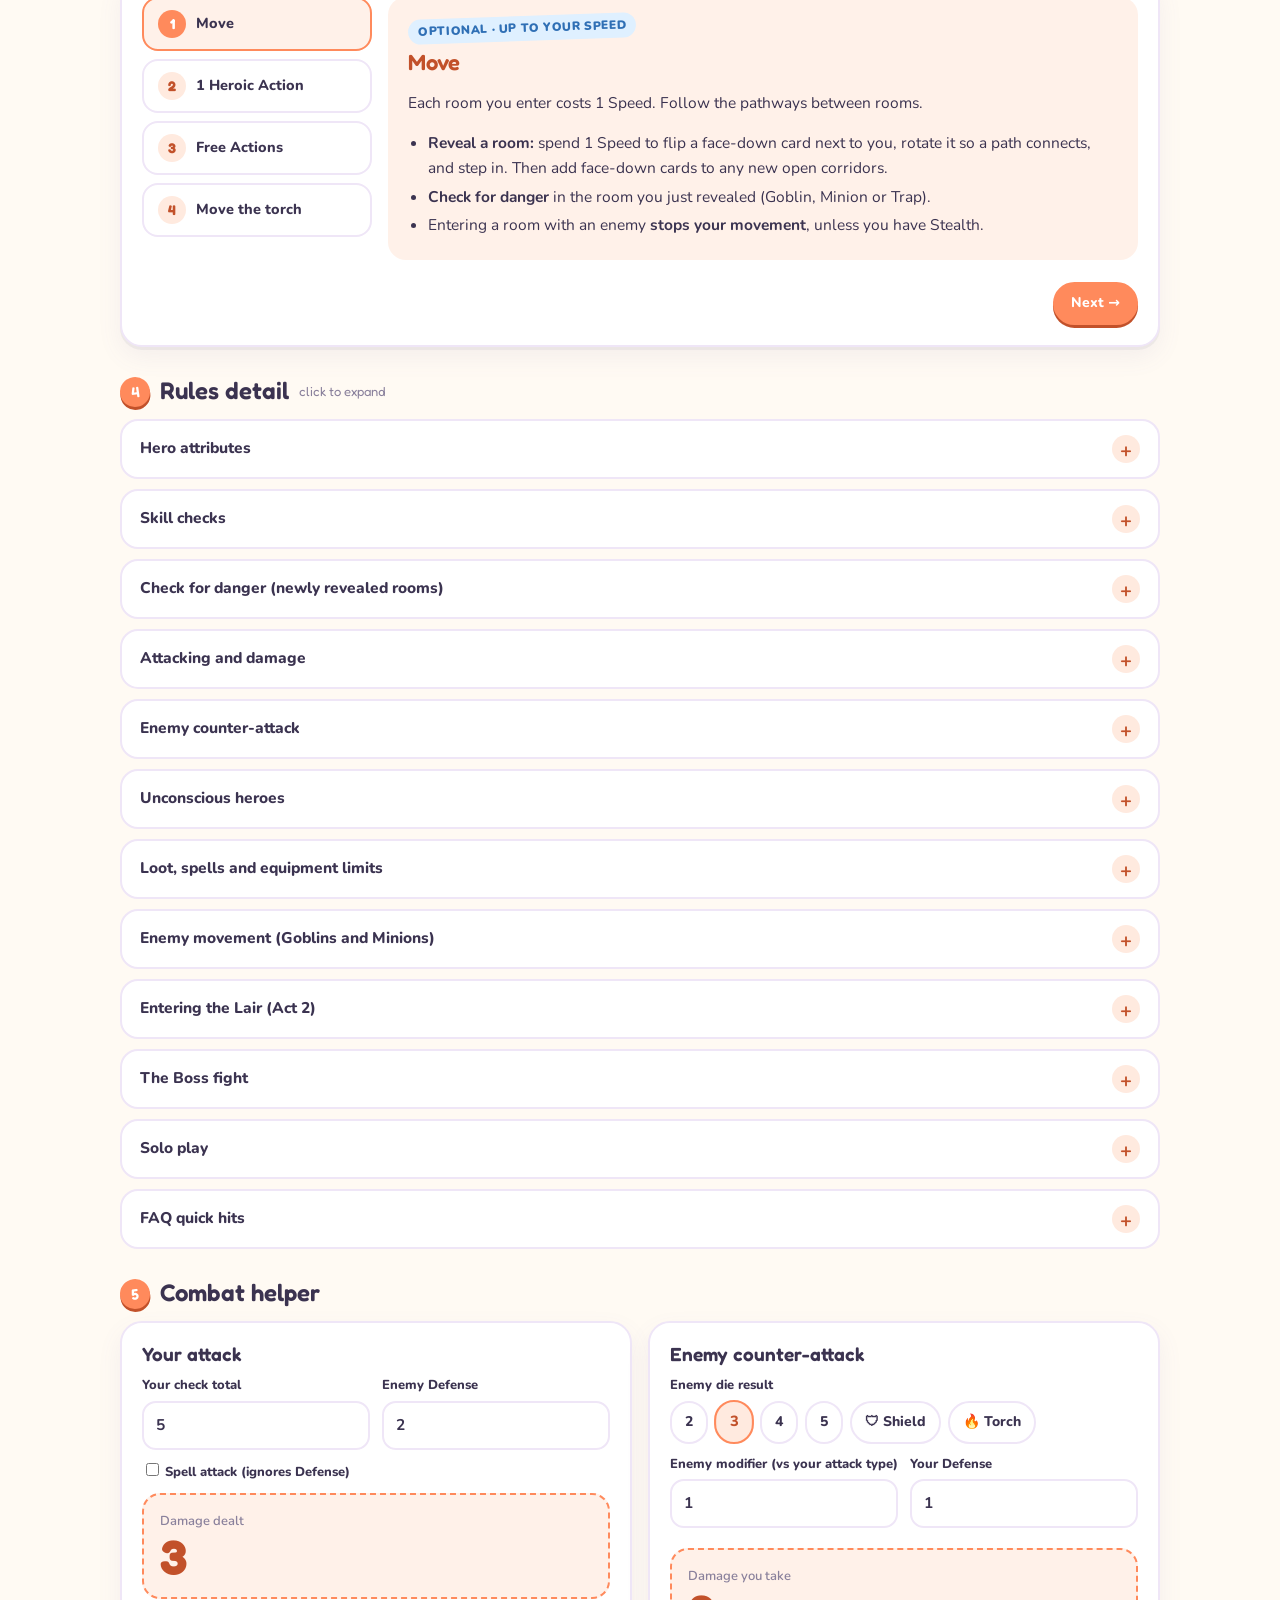
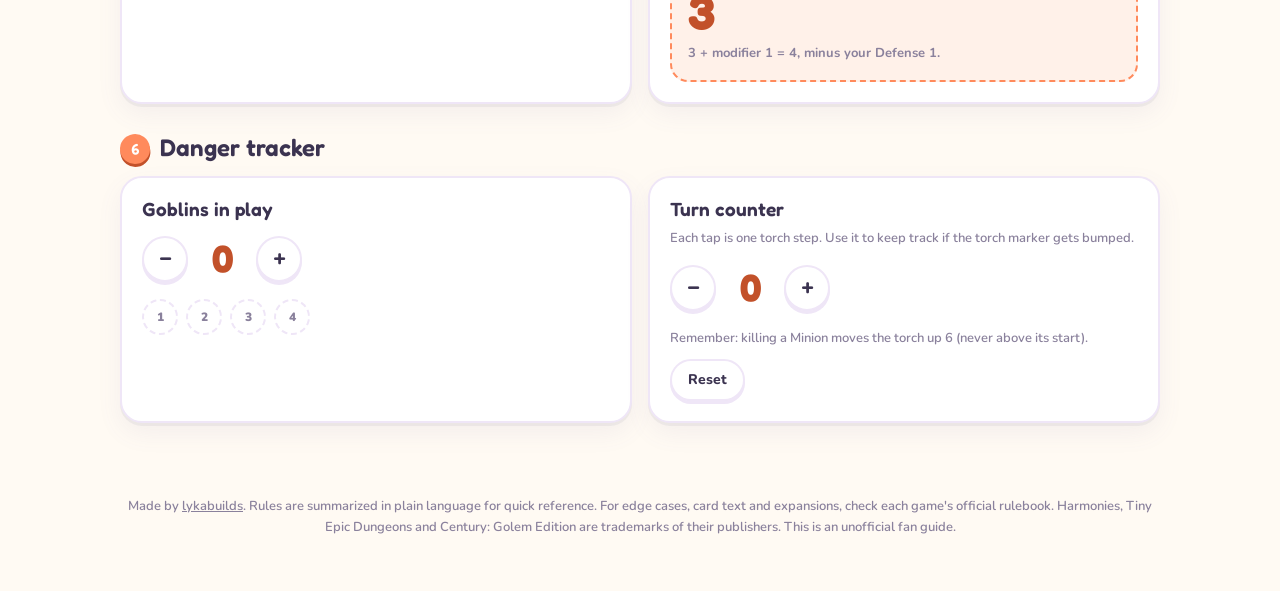
<file: tiny-epic-dungeons/index.html>
<!DOCTYPE html>
<html lang="en" data-root="../">
<head>
<meta charset="utf-8">
<meta name="viewport" content="width=device-width, initial-scale=1">
<title>Tiny Epic Dungeons Rules: Turns, Combat &amp; Torch</title>
<meta name="description" content="Tiny Epic Dungeons rules explained: win and loss conditions, setup by hero count, heroic and free actions, skill checks, combat, the torch track and the boss lair.">
<link rel="canonical" href="https://lykabuilds.github.io/game_nights/tiny-epic-dungeons/">
<meta name="robots" content="index, follow, max-image-preview:large">
<meta name="author" content="lykabuilds">
<meta name="theme-color" content="#fffaf3">
<meta property="og:type" content="article">
<meta property="og:site_name" content="Game Night Rulebook">
<meta property="og:title" content="Tiny Epic Dungeons Rules: Turns, Combat &amp; Torch">
<meta property="og:description" content="Tiny Epic Dungeons rules explained: win and loss conditions, setup by hero count, heroic and free actions, skill checks, combat, the torch track and the boss lair.">
<meta property="og:url" content="https://lykabuilds.github.io/game_nights/tiny-epic-dungeons/">
<meta property="og:image" content="https://lykabuilds.github.io/game_nights/assets/og/ted.png">
<meta property="og:image:width" content="1200">
<meta property="og:image:height" content="630">
<meta property="og:locale" content="en_US">
<meta name="twitter:card" content="summary_large_image">
<meta name="twitter:title" content="Tiny Epic Dungeons Rules: Turns, Combat &amp; Torch">
<meta name="twitter:description" content="Tiny Epic Dungeons rules explained: win and loss conditions, setup by hero count, heroic and free actions, skill checks, combat, the torch track and the boss lair.">
<meta name="twitter:image" content="https://lykabuilds.github.io/game_nights/assets/og/ted.png">
<link rel="icon" href="data:image/svg+xml,<svg xmlns=%22http://www.w3.org/2000/svg%22 viewBox=%220 0 100 100%22><text y=%22.9em%22 font-size=%2290%22>🎲</text></svg>">
<link rel="preconnect" href="https://fonts.googleapis.com">
<link rel="preconnect" href="https://fonts.gstatic.com" crossorigin>
<link href="https://fonts.googleapis.com/css2?family=Fredoka:wght@400;500;600;700&family=Nunito:wght@400;600;700;800;900&display=swap" rel="stylesheet">
<link rel="stylesheet" href="../assets/styles.css">
<script type="application/ld+json">[{"@context": "https://schema.org", "@type": "Article", "headline": "Tiny Epic Dungeons Rules: Turns, Combat & Torch", "description": "Tiny Epic Dungeons rules explained: win and loss conditions, setup by hero count, heroic and free actions, skill checks, combat, the torch track and the boss lair.", "about": {"@type": "Game", "name": "Tiny Epic Dungeons"}, "author": {"@type": "Person", "name": "lykabuilds", "url": "https://github.com/lykabuilds"}, "datePublished": "2026-11-04", "dateModified": "2026-11-04", "image": "https://lykabuilds.github.io/game_nights/assets/og/ted.png", "mainEntityOfPage": "https://lykabuilds.github.io/game_nights/tiny-epic-dungeons/", "inLanguage": "en"}, {"@context": "https://schema.org", "@type": "BreadcrumbList", "itemListElement": [{"@type": "ListItem", "position": 1, "name": "Game Night Rulebook", "item": "https://lykabuilds.github.io/game_nights/"}, {"@type": "ListItem", "position": 2, "name": "Tiny Epic Dungeons", "item": "https://lykabuilds.github.io/game_nights/tiny-epic-dungeons/"}]}]</script>
</head>
<body data-game="ted" data-page="ted">
<a class="skip" href="#main">Skip to content</a>
<header class="top">
  <a class="brand" href="../">Game Night Rulebook <span class="wobble" aria-hidden="true">🎲</span></a>
  <p class="tagline">Interactive rules, setup checklists and score helpers for your favorite board games.</p>
  <nav class="games" aria-label="Games"><a href="../harmonies/"><span class="dot" aria-hidden="true">🌿</span>Harmonies</a><a href="../wingspan/"><span class="dot" aria-hidden="true">🐦</span>Wingspan</a><a href="../tiny-epic-dungeons/" aria-current="page"><span class="dot" aria-hidden="true">🗡️</span>Tiny Epic Dungeons</a><a href="../century-golem/"><span class="dot" aria-hidden="true">💎</span>Century: Golem Edition</a><a href="../game-night/"><span class="dot" aria-hidden="true">🎉</span>Game Night</a></nav>
</header>
<main class="wrap" id="main">
  <div class="toolbar">
    <div class="search" role="search">
      <svg width="16" height="16" viewBox="0 0 24 24" fill="none" stroke="currentColor" stroke-width="2.4" aria-hidden="true"><circle cx="11" cy="11" r="7"/><path d="m20 20-3.5-3.5"/></svg>
      <input id="q" type="search" placeholder="Search all rules… (press /)" aria-label="Search the rules of every game" aria-controls="qresults" aria-expanded="false" autocomplete="off">
      <div id="qresults" class="qresults" role="listbox" hidden></div>
    </div>
    <span class="hint" id="qhint" aria-live="polite"></span>
  </div>
<article class="page" id="g-ted"><nav aria-label="Breadcrumb" class="crumbs"><a href="../">Home</a><span aria-hidden="true"> › </span><span aria-current="page">Tiny Epic Dungeons</span></nav>
<div class="hero" data-emoji="🐉">
<div>
<h1>Tiny Epic Dungeons Rules</h1>
<p>A cooperative dungeon crawl. Explore the dungeon, kill every Minion, find the Lair Door and defeat the Boss before the torch burns out.</p>
<div class="stats"><span class="chip">1–4 players (2–4 heroes)</span><span class="chip">~45–60 min</span><span class="chip">Cooperative</span></div>
</div>
</div>
<div class="subnav">
<a href="#t-win">Win / lose</a><a href="#t-setup">Setup</a><a href="#t-turn">Your turn</a><a href="#t-rules">Rules detail</a><a href="#t-tools">Combat helper</a><a href="#t-track">Danger tracker</a>
</div>
<section class="block" id="t-win">
<h2><span class="num">1</span>How you win or lose</h2>
<div class="grid2">
<div class="card"><div class="ok" style="margin:0 0 8px">You win</div><p style="margin:0">Defeat the Boss in Act 2, inside its Lair.</p></div>
<div class="card"><div class="warn" style="margin:0 0 8px">You lose if any of these happen</div><ul style="margin:0;padding-left:20px"><li>A <b>5th Goblin</b> has to be placed.</li><li>The torch reaches the <b>skull</b> at the end of its track.</li><li>No open corridors are left to explore and the <b>Lair Door hasn't been found</b>.</li></ul></div>
</div>
</section>
<section class="block" id="t-setup">
<h2><span class="num">2</span>Setup checklist</h2>
<div class="card">
<ul class="checklist" data-list="t-setup">
<li><input id="ts1" type="checkbox"/><label for="ts1"><b>Build the Dungeon deck</b> in three stacks, top to bottom. Top: Room cards (2 heroes: 9 · 3 heroes: 7 · 4 heroes: 5). Middle: 1 Encounter card + 3 Room cards per hero, shuffled. Bottom: 3 Room cards shuffled with the Lair Door.</label></li>
<li><input id="ts2" type="checkbox"/><label for="ts2">Place the Entrance card face up in the middle with 4 face-down cards around it. The dungeon can grow up to a 7×7 grid.</label></li>
<li><input id="ts3" type="checkbox"/><label for="ts3">Put 1 Altar marker on the Entrance. Set aside 1 more Altar marker per hero.</label></li>
<li><input id="ts4" type="checkbox"/><label for="ts4">Torch mat, <b>Act 1 side</b> up. Put the torch on the starting space for your hero count.</label></li>
<li><input id="ts5" type="checkbox"/><label for="ts5">Shuffle the Goblin and Minion decks separately. Place the 4 Goblin tokens next to their numbers on the Torch mat. Put 1 Enemy Health marker per hero near the Minion deck.</label></li>
<li><input id="ts6" type="checkbox"/><label for="ts6">Draw a random Boss mat, <b>Act 1 side</b> up, with its Boss token beside it.</label></li>
<li><input id="ts7" type="checkbox"/><label for="ts7">Shuffle the Loot and Spell decks. Set out the 7 Disarm markers.</label></li>
<li><input id="ts8" type="checkbox"/><label for="ts8">Each player takes a Hero mat, puts their miniature on the Entrance, and sets Health and Focus to their highest spaces.</label></li>
<li><input id="ts9" type="checkbox"/><label for="ts9">The youngest player takes the 3 Hero dice and the Enemy die and goes first.</label></li>
</ul>
<div class="progress"><i></i></div>
<div class="row"><span class="hint prog-text"></span><button class="btn reset">Reset checklist</button></div>
</div>
</section>
<section class="block" id="t-turn">
<h2><span class="num">3</span>Your turn, step by step</h2>
<div class="card stepper" data-stepper="">
<div class="steps"></div>
<div class="steppanel"></div>
<template>
<div data-title="Move"><span class="tag opt">Optional · up to your Speed</span><h3>Move</h3><p>Each room you enter costs 1 Speed. Follow the pathways between rooms.</p><ul><li><b>Reveal a room:</b> spend 1 Speed to flip a face-down card next to you, rotate it so a path connects, and step in. Then add face-down cards to any new open corridors.</li><li><b>Check for danger</b> in the room you just revealed (Goblin, Minion or Trap).</li><li>Entering a room with an enemy <b>stops your movement</b>, unless you have Stealth.</li></ul></div>
<div data-title="1 Heroic Action"><span class="tag opt">Optional · normally 1</span><h3>Take one Heroic Action</h3><ul><li><b>Rest:</b> gain 3 Health and 5 Focus.</li><li><b>Search a Room:</b> use the room's feature. You can't do this with enemies present unless another conscious hero is there.</li><li><b>Disarm a Trap:</b> make the check on the trap's right side. If you succeed, place a Disarm marker and take 1 Loot or Spell.</li><li><b>Cast a Spell</b> or <b>Attack</b> (melee, missile or spell).</li></ul><p class="hint">Some effects give you an extra Heroic Action.</p></div>
<div data-title="Free Actions"><span class="tag opt">Any time on your turn</span><h3>Free Actions</h3><ul><li><b>Change a Hero die by 1:</b> 2 Focus (not the Enemy die).</li><li><b>Teleport:</b> 2 Focus to move through a portal to any revealed card.</li><li><b>Reveal adjacent rooms:</b> move the torch down 1 (Act 1).</li><li><b>Research:</b> 4 Focus to draw a Spell or take one from the discard row.</li><li><b>Enter the Boss's Lair:</b> once the Lair Door is revealed and every Minion is dead.</li><li>Discard equipped cards. Use abilities that cost Focus or Health.</li></ul></div>
<div data-title="Move the torch"><span class="tag must">Mandatory · always</span><h3>Move the torch down 1</h3><p>At the end of every turn, <b>even if you did nothing</b>, move the torch down one space and resolve whatever it lands on or passes:</p><ul><li><b>Add a Goblin:</b> put the lowest Goblin token at the Entrance and draw a Goblin card. If it would be a 5th Goblin, you lose.</li><li><b>Enemy action:</b> Goblins act in order, then Minions left to right (and the Boss in Act 2).</li></ul><p>Play passes clockwise.</p></div>
</template>
<div class="stepnav" style="grid-column:1/-1"><button class="btn prev">← Back</button><button class="btn primary next">Next →</button></div>
</div>
</section>
<section class="block" id="t-rules">
<h2><span class="num">4</span>Rules detail <span class="hint" style="font-weight:400">click to expand</span></h2>
<div class="acc">
<details id="t-hero-attributes"><summary>Hero attributes</summary><div class="body"><ul><li><b>Health:</b> below 1 means you're unconscious.</li><li><b>Focus:</b> pays for abilities and die changes. It can't go below 0.</li><li><b>Speed:</b> the most rooms you can enter in a turn.</li><li><b>Defense:</b> how much damage you cancel from a counter-attack.</li><li><b>Skills: Strength, Agility, Intellect:</b> how many dice you roll for a check (always 1–3, never a 4th).</li></ul></div></details>
<details id="t-skill-checks"><summary>Skill checks</summary><div class="body"><ul><li>Roll as many Hero dice as your skill (1–3).</li><li>Pick <b>one die</b> as your result. +1/+2 modifiers add to it.</li><li>If you succeed, unused dice showing <b>Focus</b> give you Focus, and unused <b>6s</b> give you Health.</li><li>Attacks also roll the Enemy die when the target can see you (same room or line of sight).</li></ul></div></details>
<details id="t-check-for-danger-newly-revealed-rooms"><summary>Check for danger (newly revealed rooms)</summary><div class="body"><ul><li><b>Goblin icon:</b> take 1 damage and stop. Draw a Goblin onto the Torch mat and put its token in that room.</li><li><b>Minion icon:</b> take 2 damage and stop. Draw a Minion, set its Health marker to the top of its track, and put its token in the room.</li><li><b>Trap:</b> make the evasion check on the left side of the card, and take the damage shown if you fail. Then you can keep moving or try to disarm it.</li></ul></div></details>
<details id="t-attacking-and-damage"><summary>Attacking and damage</summary><div class="body"><ul><li><b>Melee:</b> a target in your room. <b>Missile:</b> a target in another room in line of sight. <b>Spell:</b> targets within the spell's range. Spell damage ignores Defense.</li><li>Damage dealt = your check total minus the enemy's Defense.</li><li>Goblins have 1 Health. Minions track Health on their card.</li><li><b>Killing a Minion:</b> gain loot or spells twice, move the torch <b>up 6</b> (never above its start), and put its Health marker on the Boss mat.</li></ul></div></details>
<details id="t-enemy-counter-attack"><summary>Enemy counter-attack</summary><div class="body"><p>If the enemy survives and can see you, it hits back using the Enemy die:</p><ul><li><b>2–5:</b> the die plus the enemy's modifier for your attack type.</li><li><b>Shield:</b> just the enemy's modifier as damage.</li><li><b>Torch:</b> a miss, but the torch moves down 1.</li></ul><p>Subtract your Defense. Whatever is left is the damage you take.</p></div></details>
<details id="t-unconscious-heroes"><summary>Unconscious heroes</summary><div class="body"><ul><li>At 0 Health your turn ends. Lay your miniature down.</li><li>On your next turn you must <b>Rest</b>, then you may move. No Free Actions that turn.</li><li>Healing from another hero wakes you up right away.</li><li>Starting your turn unconscious alone with a monster does <b>not</b> lose the game. That was a pre-release rule.</li></ul></div></details>
<details id="t-loot-spells-and-equipment-limits"><summary>Loot, spells and equipment limits</summary><div class="body"><ul><li>You can only equip a card when an effect lets you discover it or pick it up. You can discard one at any time as a Free Action.</li><li>Limits: <b>1 Garb, 2 Hand, 2 Spells, 2 Trinkets</b>.</li><li>Pieces of a Legendary Set give a bonus from 2 pieces, and more as you collect more.</li></ul></div></details>
<details id="t-enemy-movement-goblins-and-minions"><summary>Enemy movement (Goblins and Minions)</summary><div class="body"><ul><li><b>Goblins</b> attack if a hero is in their room. Otherwise they move. Each one deals damage equal to the number of Goblins in play, plus 1 if it's attacking.</li><li><b>Minions</b> move toward the nearest conscious hero by the shortest path, stop at the first room with a hero, then attack.</li></ul></div></details>
<details id="t-entering-the-lair-act-2"><summary>Entering the Lair (Act 2)</summary><div class="body"><p>When the Lair Door is revealed and every Minion is dead, step from the Lair Door onto the Boss mat's entrance (1 Speed). Then:</p><ol><li>Flip the Boss mat to Act 2. Stack all Minion Health markers on the 8 space.</li><li>Place the Boss token in the Lair.</li><li>Flip the Torch mat to Act 2 and put the torch on the top space for your hero count.</li><li>Place Altar markers on each Minion encounter.</li></ol></div></details>
<details id="t-the-boss-fight"><summary>The Boss fight</summary><div class="body"><ul><li>Heroes stand on Hero Spaces to attack. Some spaces give a bonus, but only when you <b>end your movement</b> there. Only 1 hero per space.</li><li>Each Minion Health marker takes damage separately. A marker can't pass an uncovered Altar.</li><li>When the Boss enters an Altar room, it moves to the highest uncovered Altar and that marker comes off.</li><li><b>Taunt</b> (2 Focus, repeatable) pulls the Boss toward you.</li><li>Missile and spell attacks from outside can't reach the Boss in its Lair. You can leave the Lair through its entrance.</li><li>In Act 2, when the torch passes an Enemy Action, the Boss acts after the Goblins.</li></ul></div></details>
<details id="t-solo-play"><summary>Solo play</summary><div class="body"><p>Control at least 2 heroes, tracking each one's stats, gear and position separately. Your hero count, not your player count, sets the setup numbers.</p></div></details>
<details id="t-faq-quick-hits"><summary>FAQ quick hits</summary><div class="body"><ul><li><b>Do I have to do anything on my turn?</b> No, but the torch still moves down.</li><li><b>Can I act in any order?</b> Yes. Move, Heroic Action and Free Actions can happen in any order.</li><li><b>Free Actions on someone else's turn?</b> No.</li><li><b>Same Free Action twice?</b> Yes, if you can pay for it.</li><li><b>Torch higher than its start?</b> Never.</li></ul></div></details>
</div>
</section>
<section class="block" id="t-tools">
<h2><span class="num">5</span>Combat helper</h2>
<div class="grid2">
<div class="card calc">
<h3 style="margin:0 0 10px">Your attack</h3>
<div class="fields">
<div class="field"><label>Your check total</label><input id="ta-total" min="0" type="number" value="5"/></div>
<div class="field"><label>Enemy Defense</label><input id="ta-def" min="0" type="number" value="2"/></div>
</div>
<div class="field"><label><input id="ta-spell" style="width:auto;margin-right:6px" type="checkbox"/>Spell attack (ignores Defense)</label></div>
<div class="result"><div class="hint">Damage dealt</div><div class="total" id="ta-out">3</div></div>
</div>
<div class="card calc">
<h3 style="margin:0 0 10px">Enemy counter-attack</h3>
<div class="field"><label>Enemy die result</label><div class="pill-select" id="te-die">
<button aria-pressed="false" data-v="2">2</button><button aria-pressed="true" data-v="3">3</button><button aria-pressed="false" data-v="4">4</button><button aria-pressed="false" data-v="5">5</button><button aria-pressed="false" data-v="shield">🛡 Shield</button><button aria-pressed="false" data-v="torch">🔥 Torch</button></div></div>
<div class="fields">
<div class="field"><label>Enemy modifier (vs your attack type)</label><input id="te-mod" type="number" value="1"/></div>
<div class="field"><label>Your Defense</label><input id="te-def" min="0" type="number" value="1"/></div>
</div>
<div class="result"><div class="hint">Damage you take</div><div class="total" id="te-out">3</div><div class="breakdown" id="te-note"></div></div>
</div>
</div>
</section>
<section class="block" id="t-track">
<h2><span class="num">6</span>Danger tracker</h2>
<div class="grid2">
<div class="card">
<h3 style="margin:0 0 8px">Goblins in play</h3>
<div class="counter"><button aria-label="Fewer goblins" id="gob-dec">−</button><output id="gob">0</output><button aria-label="More goblins" id="gob-inc">+</button></div>
<div class="goblins" id="gob-dots"></div>
<div id="gob-msg"></div>
</div>
<div class="card">
<h3 style="margin:0 0 8px">Turn counter</h3>
<p class="hint" style="margin:0 0 8px">Each tap is one torch step. Use it to keep track if the torch marker gets bumped.</p>
<div class="counter"><button aria-label="Back one" id="trn-dec">−</button><output id="trn">0</output><button aria-label="Forward one" id="trn-inc">+</button></div>
<div class="row" style="margin-top:10px"><span class="hint">Remember: killing a Minion moves the torch up 6 (never above its start).</span><button class="btn" id="trk-reset">Reset</button></div>
</div>
</div>
</section>
</article>
</main>
<footer><p>Made by <a href="https://github.com/lykabuilds">lykabuilds</a>. Rules are summarized in plain language for quick reference. For edge cases, card text and expansions, check each game's official rulebook. Harmonies, Tiny Epic Dungeons and Century: Golem Edition are trademarks of their publishers. This is an unofficial fan guide.</p></footer>
<script src="../assets/search-index.js" defer></script>
<script src="../assets/app.js" defer></script>
</body>
</html>
</file>
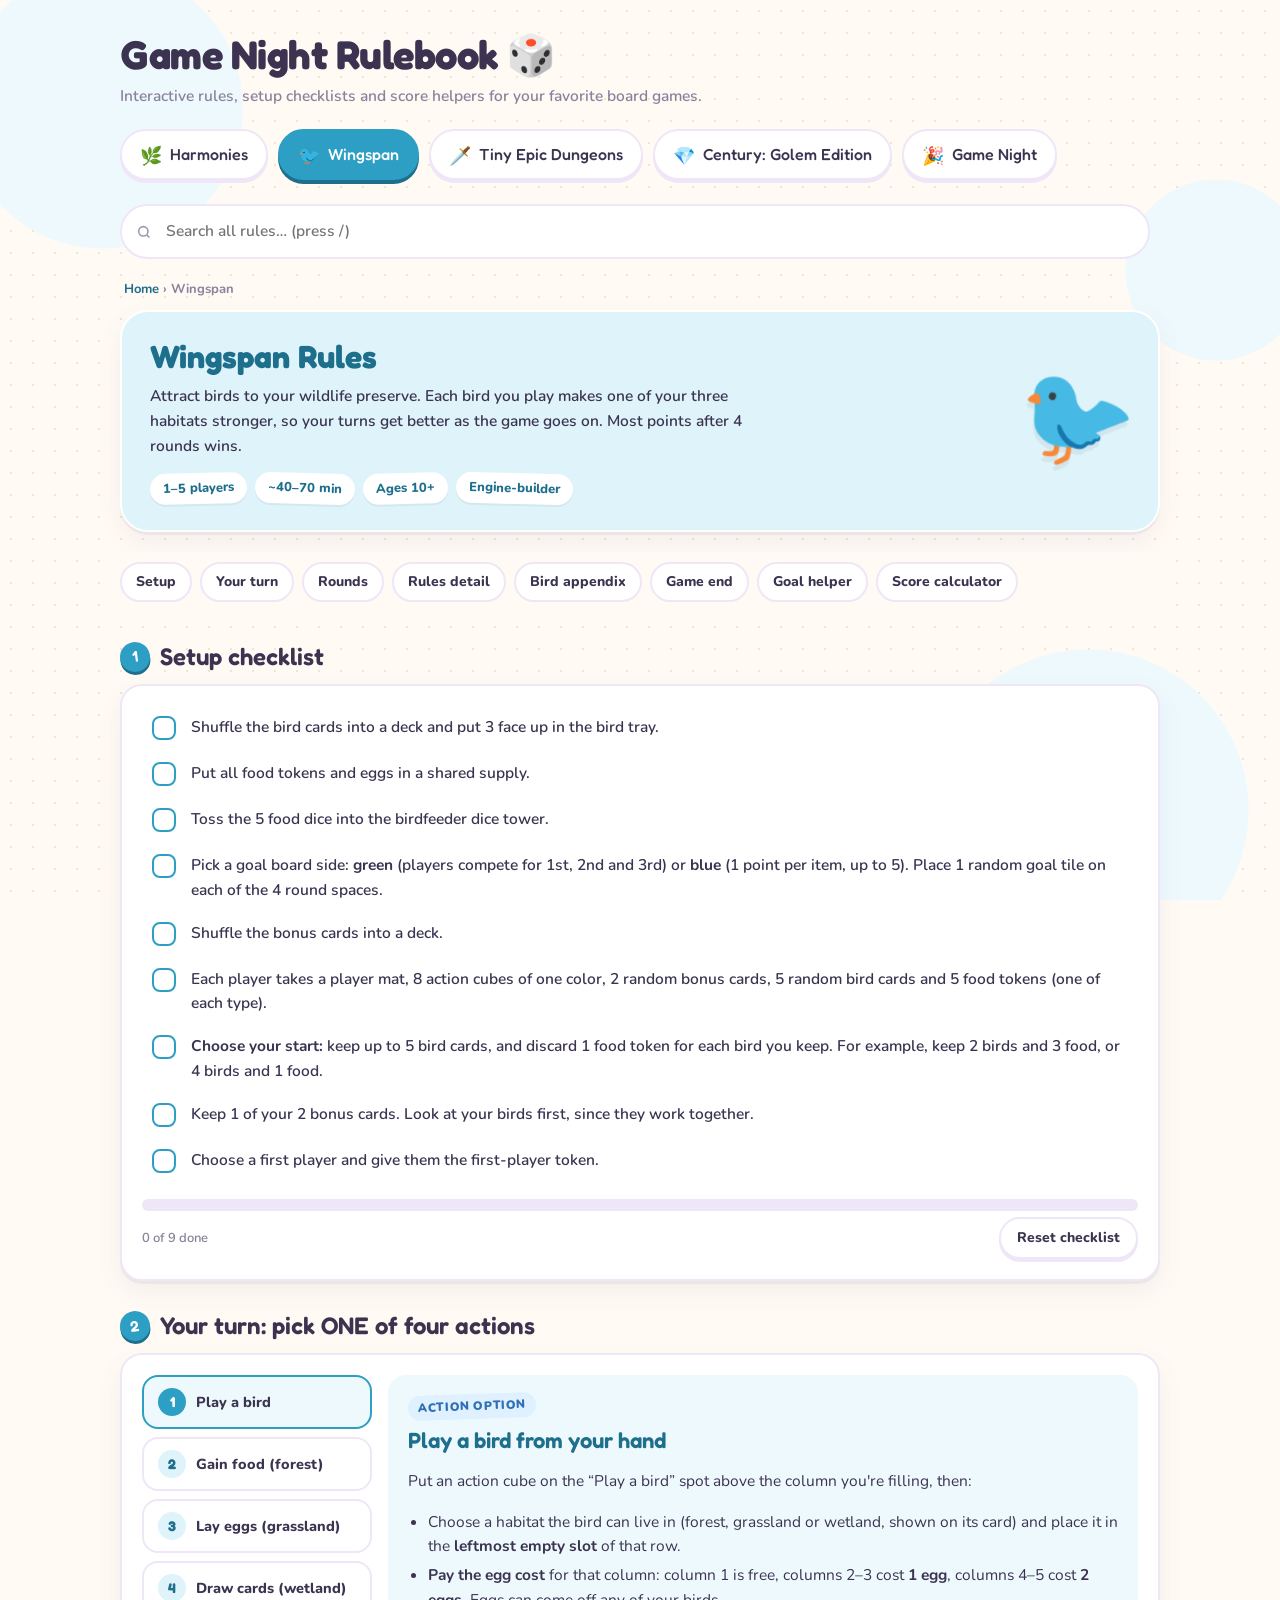
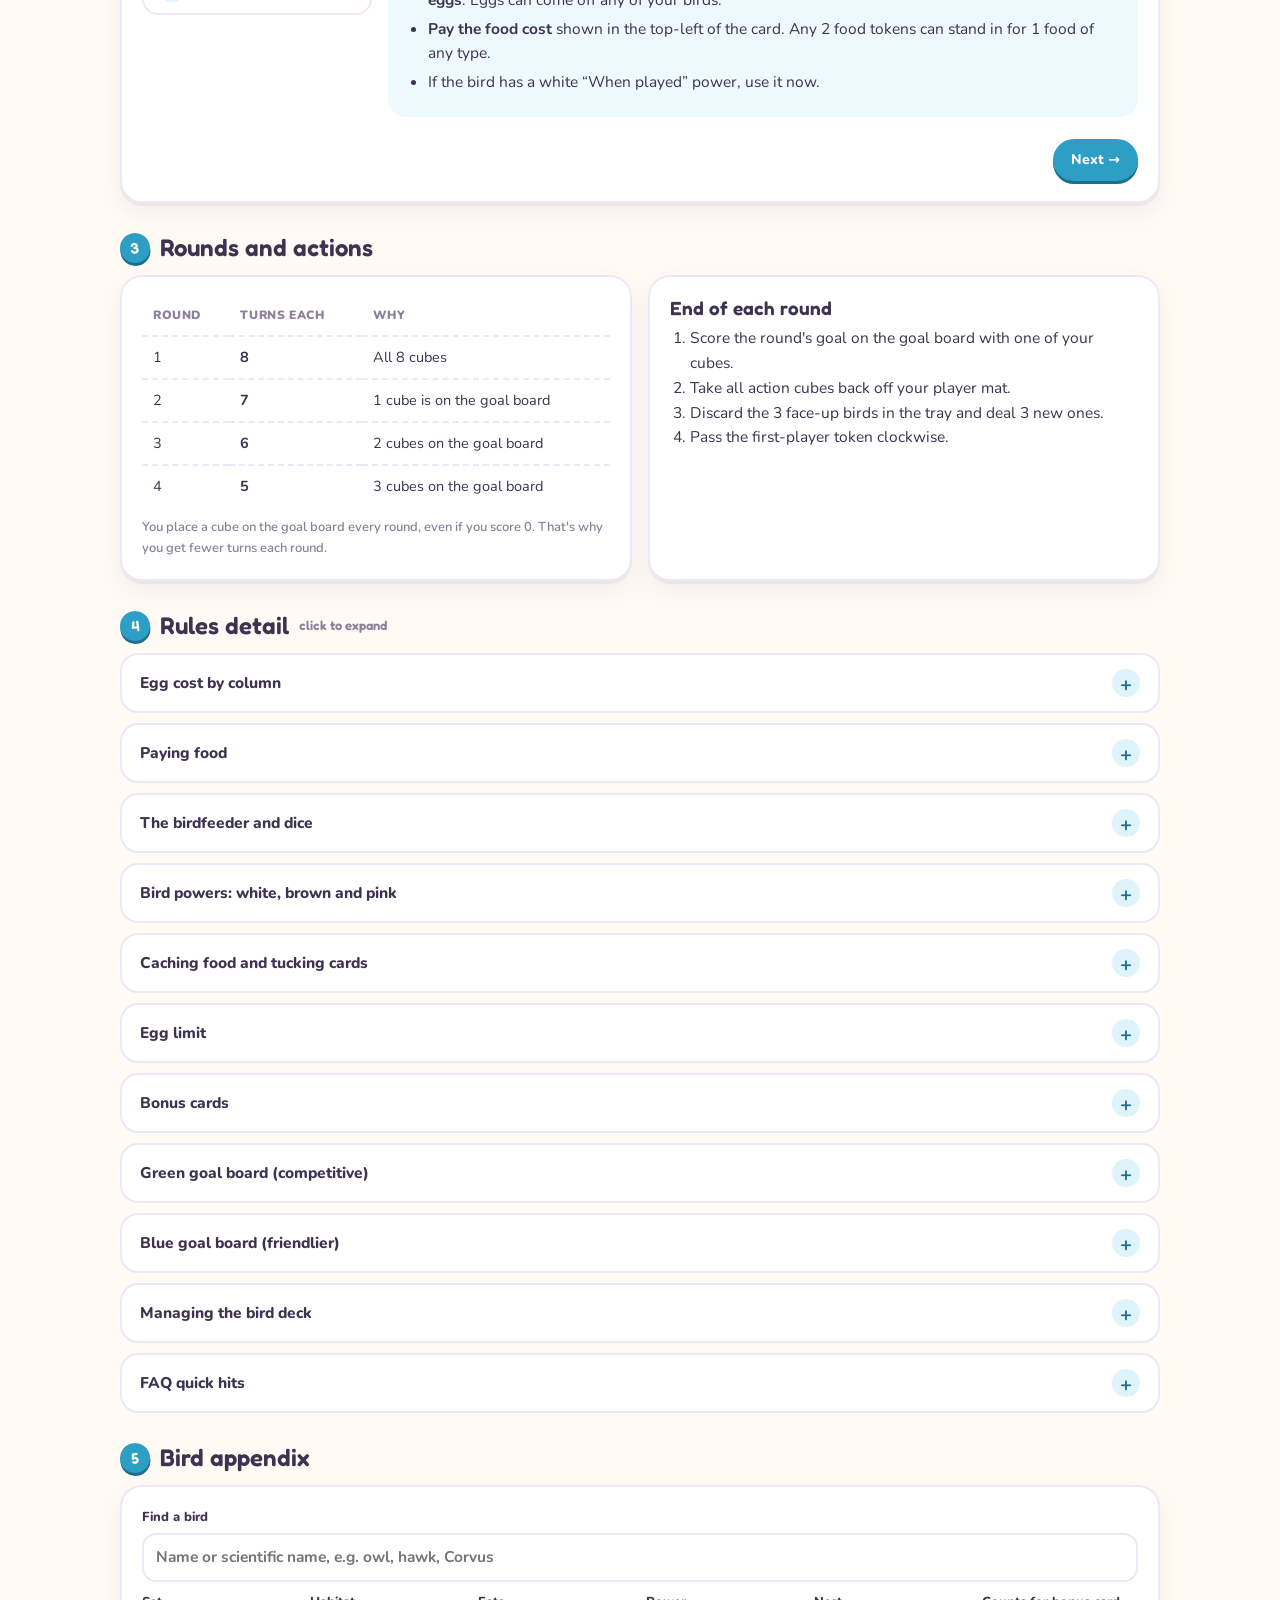
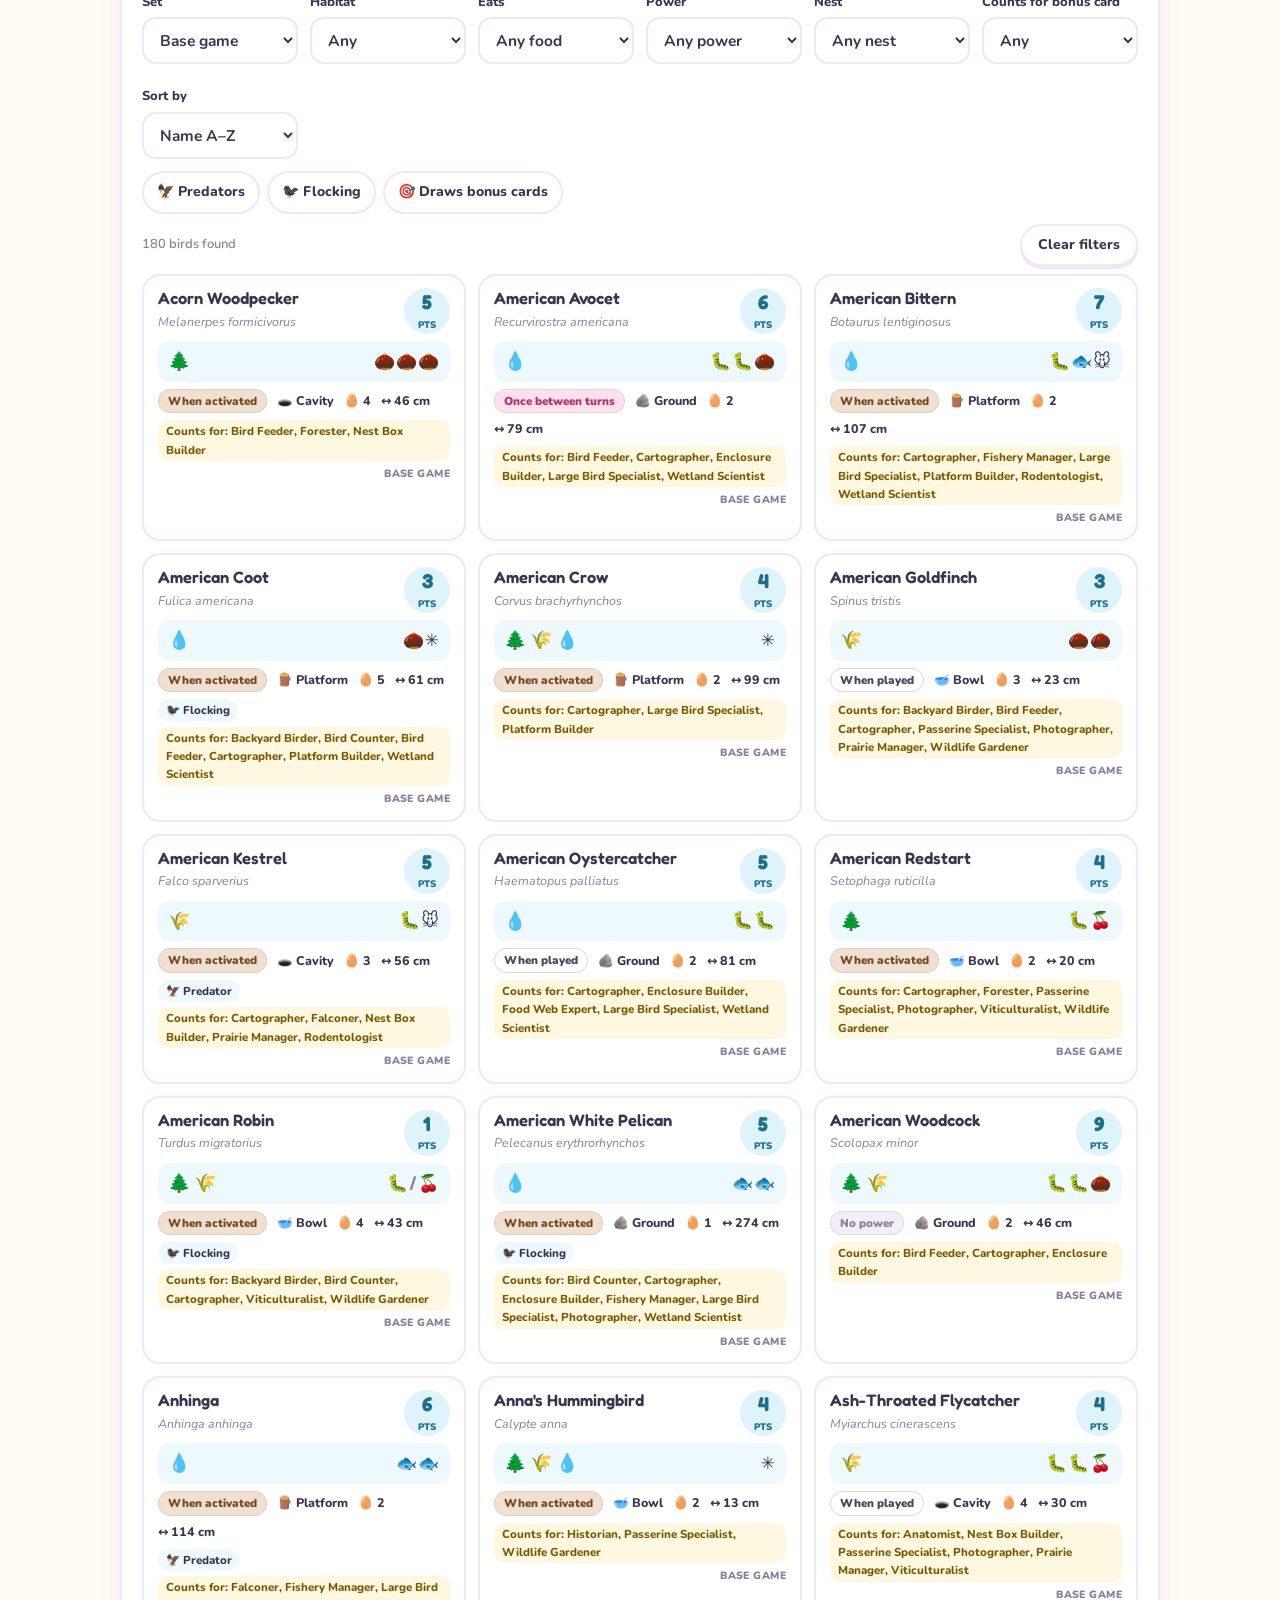
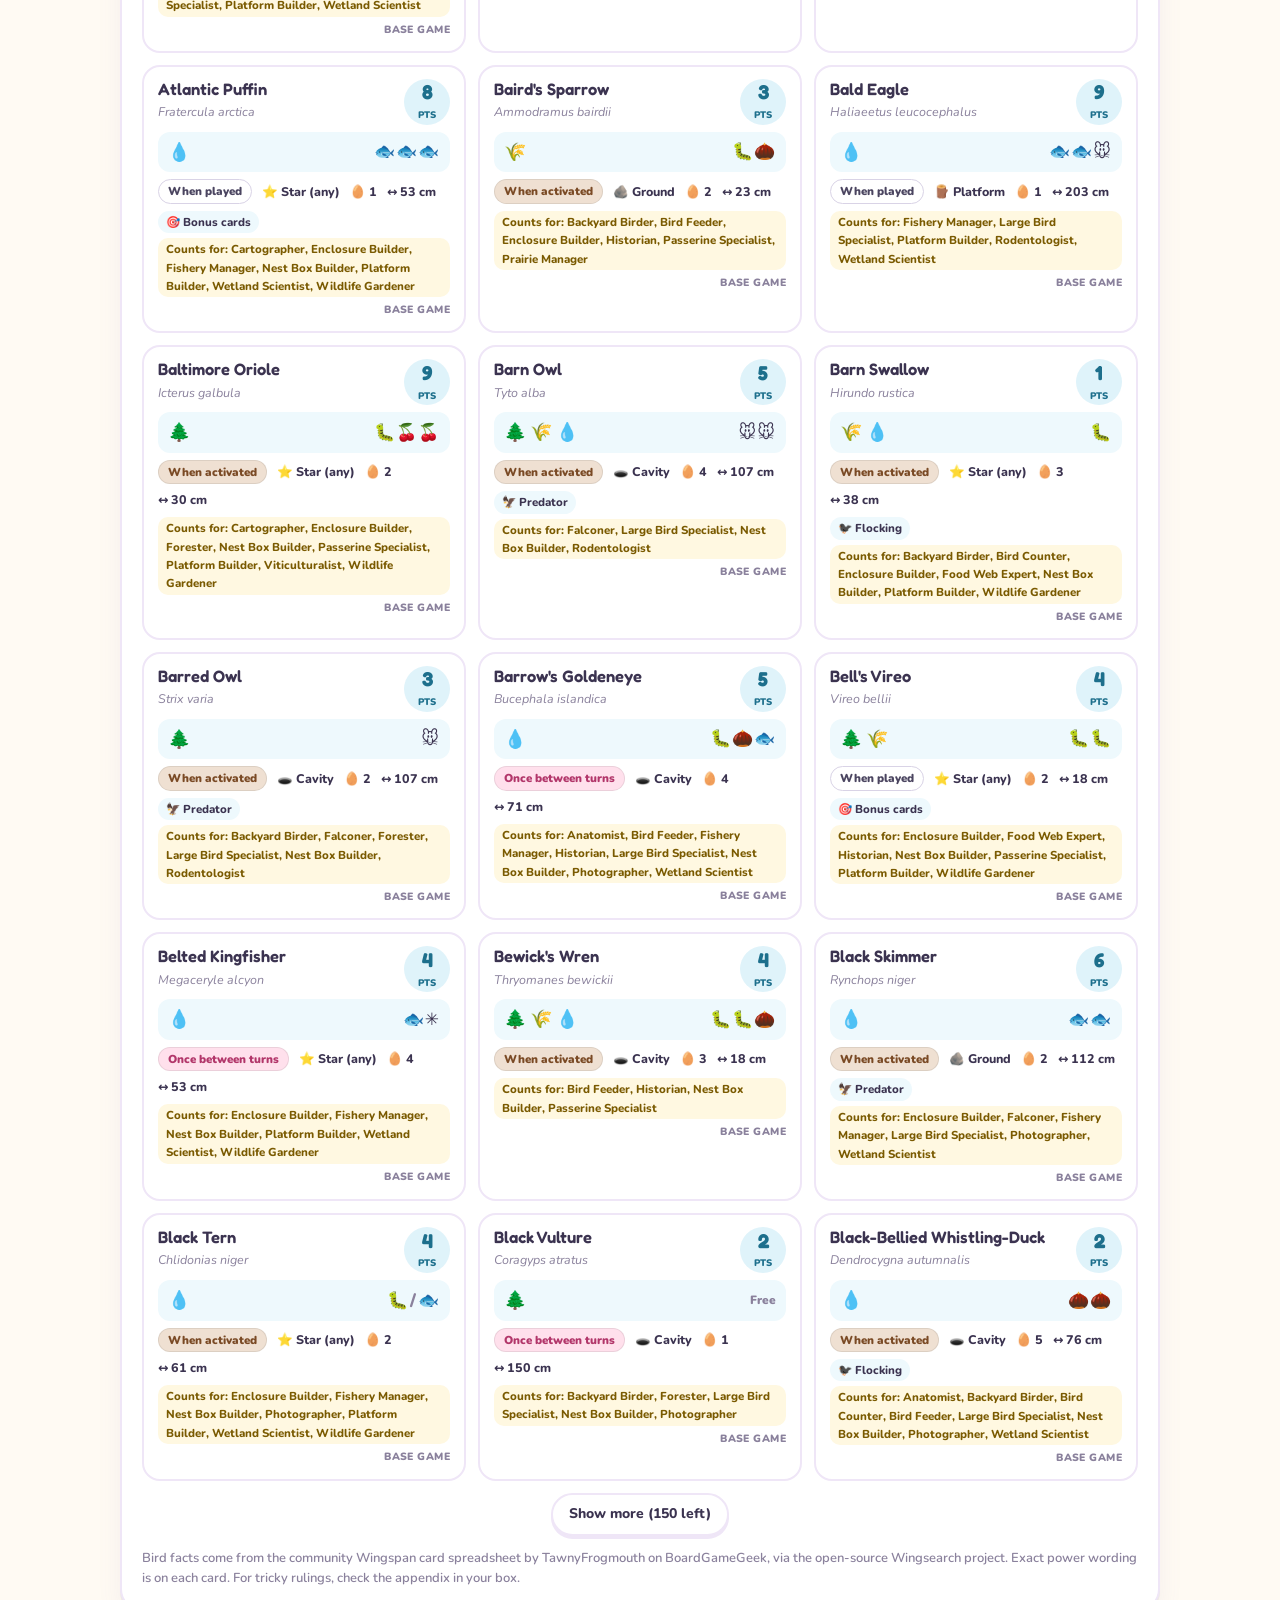
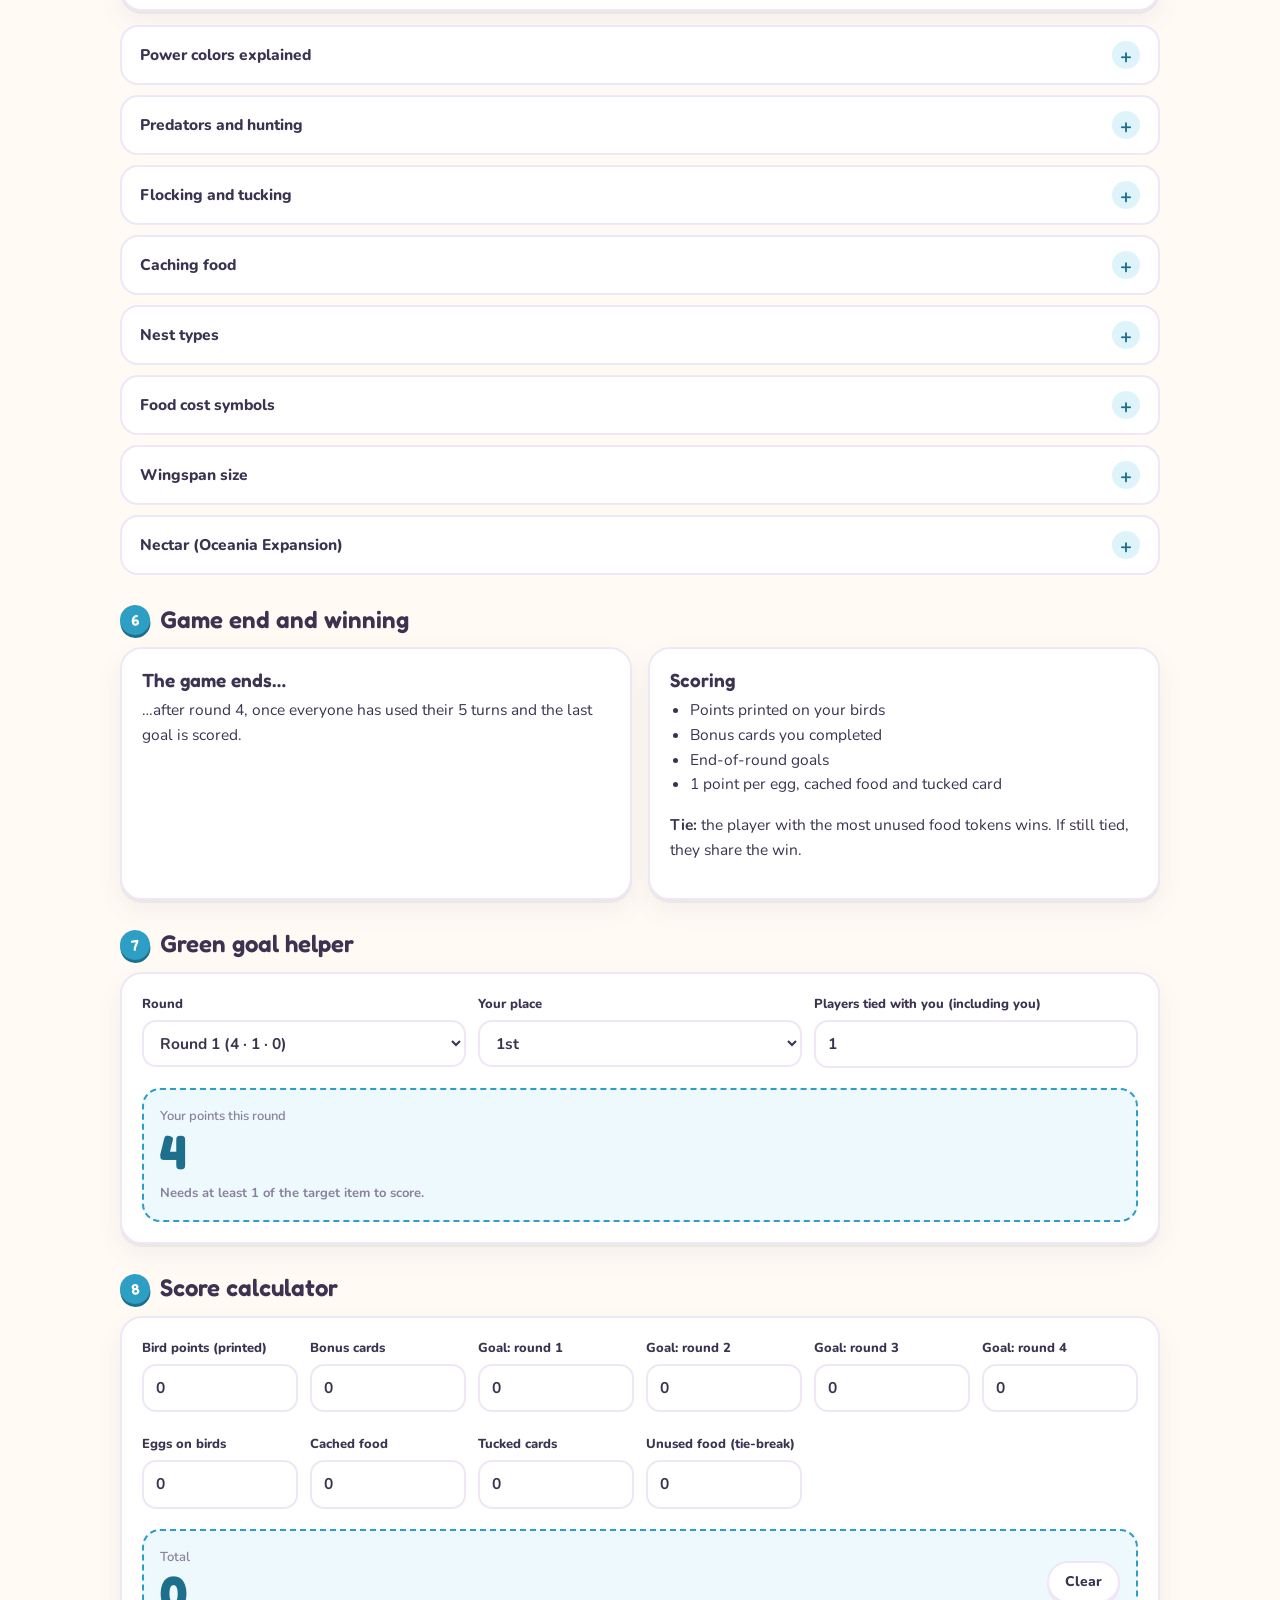
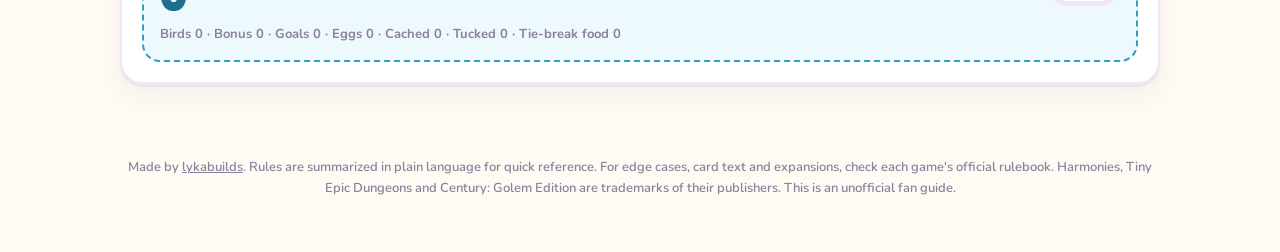
<file: wingspan/index.html>
<!DOCTYPE html>
<html lang="en" data-root="../">
<head>
<meta charset="utf-8">
<meta name="viewport" content="width=device-width, initial-scale=1">
<title>Wingspan Rules: Setup, Actions, Egg Costs & Scoring</title>
<meta name="description" content="Wingspan rules made simple: setup, the four actions, egg costs, bird powers, the birdfeeder, round goals, tie-breaks and a score calculator.">
<link rel="canonical" href="https://lykabuilds.github.io/game_nights/wingspan/">
<meta name="robots" content="index, follow, max-image-preview:large">
<meta name="author" content="lykabuilds">
<meta name="theme-color" content="#fffaf3">
<meta property="og:type" content="article">
<meta property="og:site_name" content="Game Night Rulebook">
<meta property="og:title" content="Wingspan Rules: Setup, Actions, Egg Costs & Scoring">
<meta property="og:description" content="Wingspan rules made simple: setup, the four actions, egg costs, bird powers, the birdfeeder, round goals, tie-breaks and a score calculator.">
<meta property="og:url" content="https://lykabuilds.github.io/game_nights/wingspan/">
<meta property="og:image" content="https://lykabuilds.github.io/game_nights/assets/og/wingspan.png">
<meta property="og:image:width" content="1200">
<meta property="og:image:height" content="630">
<meta property="og:locale" content="en_US">
<meta name="twitter:card" content="summary_large_image">
<meta name="twitter:title" content="Wingspan Rules: Setup, Actions, Egg Costs & Scoring">
<meta name="twitter:description" content="Wingspan rules made simple: setup, the four actions, egg costs, bird powers, the birdfeeder, round goals, tie-breaks and a score calculator.">
<meta name="twitter:image" content="https://lykabuilds.github.io/game_nights/assets/og/wingspan.png">
<link rel="icon" href="data:image/svg+xml,<svg xmlns=%22http://www.w3.org/2000/svg%22 viewBox=%220 0 100 100%22><text y=%22.9em%22 font-size=%2290%22>🎲</text></svg>">
<link rel="preconnect" href="https://fonts.googleapis.com">
<link rel="preconnect" href="https://fonts.gstatic.com" crossorigin>
<link href="https://fonts.googleapis.com/css2?family=Fredoka:wght@400;500;600;700&family=Nunito:wght@400;600;700;800;900&display=swap" rel="stylesheet">
<link rel="stylesheet" href="../assets/styles.css">
<script type="application/ld+json">[{"@context": "https://schema.org", "@type": "Article", "headline": "Wingspan Rules: Setup, Actions, Egg Costs & Scoring", "description": "Wingspan rules made simple: setup, the four actions, egg costs, bird powers, the birdfeeder, round goals, tie-breaks and a score calculator.", "about": {"@type": "Game", "name": "Wingspan"}, "author": {"@type": "Person", "name": "lykabuilds", "url": "https://github.com/lykabuilds"}, "datePublished": "2026-11-07", "dateModified": "2026-11-07", "image": "https://lykabuilds.github.io/game_nights/assets/og/wingspan.png", "mainEntityOfPage": "https://lykabuilds.github.io/game_nights/wingspan/", "inLanguage": "en"}, {"@context": "https://schema.org", "@type": "BreadcrumbList", "itemListElement": [{"@type": "ListItem", "position": 1, "name": "Game Night Rulebook", "item": "https://lykabuilds.github.io/game_nights/"}, {"@type": "ListItem", "position": 2, "name": "Wingspan", "item": "https://lykabuilds.github.io/game_nights/wingspan/"}]}]</script>
</head>
<body data-game="wingspan" data-page="wingspan">
<a class="skip" href="#main">Skip to content</a>
<header class="top">
  <a class="brand" href="../">Game Night Rulebook <span class="wobble" aria-hidden="true">🎲</span></a>
  <p class="tagline">Interactive rules, setup checklists and score helpers for your favorite board games.</p>
  <nav class="games" aria-label="Games"><a href="../harmonies/"><span class="dot" aria-hidden="true">🌿</span>Harmonies</a><a href="../wingspan/" aria-current="page"><span class="dot" aria-hidden="true">🐦</span>Wingspan</a><a href="../tiny-epic-dungeons/"><span class="dot" aria-hidden="true">🗡️</span>Tiny Epic Dungeons</a><a href="../century-golem/"><span class="dot" aria-hidden="true">💎</span>Century: Golem Edition</a><a href="../game-night/"><span class="dot" aria-hidden="true">🎉</span>Game Night</a></nav>
</header>
<main class="wrap" id="main">
  <div class="toolbar">
    <div class="search" role="search">
      <svg width="16" height="16" viewBox="0 0 24 24" fill="none" stroke="currentColor" stroke-width="2.4" aria-hidden="true"><circle cx="11" cy="11" r="7"/><path d="m20 20-3.5-3.5"/></svg>
      <input id="q" type="search" placeholder="Search all rules… (press /)" aria-label="Search the rules of every game" aria-controls="qresults" aria-expanded="false" autocomplete="off">
      <div id="qresults" class="qresults" role="listbox" hidden></div>
    </div>
    <span class="hint" id="qhint" aria-live="polite"></span>
  </div>
<article class="page" id="g-wingspan"><nav aria-label="Breadcrumb" class="crumbs"><a href="../">Home</a><span aria-hidden="true"> › </span><span aria-current="page">Wingspan</span></nav>
  <div class="hero" data-emoji="🐦">
    <div>
      <h1>Wingspan Rules</h1>
      <p>Attract birds to your wildlife preserve. Each bird you play makes one of your three habitats stronger, so your turns get better as the game goes on. Most points after 4 rounds wins.</p>
      <div class="stats"><span class="chip">1–5 players</span><span class="chip">~40–70 min</span><span class="chip">Ages 10+</span><span class="chip">Engine-builder</span></div>
    </div>
  </div>
  <div class="subnav">
    <a href="#w-setup">Setup</a><a href="#w-turn">Your turn</a><a href="#w-rounds">Rounds</a><a href="#w-rules">Rules detail</a><a href="#w-birds">Bird appendix</a><a href="#w-end">Game end</a><a href="#w-goals">Goal helper</a><a href="#w-calc">Score calculator</a>
  </div>

  <section class="block" id="w-setup">
    <h2><span class="num">1</span>Setup checklist</h2>
    <div class="card">
      <ul class="checklist" data-list="w-setup">
        <li><input type="checkbox" id="ws1"><label for="ws1">Shuffle the bird cards into a deck and put 3 face up in the bird tray.</label></li>
        <li><input type="checkbox" id="ws2"><label for="ws2">Put all food tokens and eggs in a shared supply.</label></li>
        <li><input type="checkbox" id="ws3"><label for="ws3">Toss the 5 food dice into the birdfeeder dice tower.</label></li>
        <li><input type="checkbox" id="ws4"><label for="ws4">Pick a goal board side: <b>green</b> (players compete for 1st, 2nd and 3rd) or <b>blue</b> (1 point per item, up to 5). Place 1 random goal tile on each of the 4 round spaces.</label></li>
        <li><input type="checkbox" id="ws5"><label for="ws5">Shuffle the bonus cards into a deck.</label></li>
        <li><input type="checkbox" id="ws6"><label for="ws6">Each player takes a player mat, 8 action cubes of one color, 2 random bonus cards, 5 random bird cards and 5 food tokens (one of each type).</label></li>
        <li><input type="checkbox" id="ws7"><label for="ws7"><b>Choose your start:</b> keep up to 5 bird cards, and discard 1 food token for each bird you keep. For example, keep 2 birds and 3 food, or 4 birds and 1 food.</label></li>
        <li><input type="checkbox" id="ws8"><label for="ws8">Keep 1 of your 2 bonus cards. Look at your birds first, since they work together.</label></li>
        <li><input type="checkbox" id="ws9"><label for="ws9">Choose a first player and give them the first-player token.</label></li>
      </ul>
      <div class="progress"><i></i></div>
      <div class="row"><span class="hint prog-text"></span><button class="btn reset">Reset checklist</button></div>
    </div>
  </section>

  <section class="block" id="w-turn">
    <h2><span class="num">2</span>Your turn: pick ONE of four actions</h2>
    <div class="card stepper" data-stepper>
      <div class="steps"></div>
      <div class="steppanel"></div>
      <template>
        <div data-title="Play a bird"><span class="tag opt">Action option</span><h3>Play a bird from your hand</h3><p>Put an action cube on the “Play a bird” spot above the column you're filling, then:</p><ul><li>Choose a habitat the bird can live in (forest, grassland or wetland, shown on its card) and place it in the <b>leftmost empty slot</b> of that row.</li><li><b>Pay the egg cost</b> for that column: column 1 is free, columns 2–3 cost <b>1 egg</b>, columns 4–5 cost <b>2 eggs</b>. Eggs can come off any of your birds.</li><li><b>Pay the food cost</b> shown in the top-left of the card. Any 2 food tokens can stand in for 1 food of any type.</li><li>If the bird has a white “When played” power, use it now.</li></ul></div>
        <div data-title="Gain food (forest)"><span class="tag opt">Action option</span><h3>Gain food and activate forest birds</h3><ul><li>Put a cube in the leftmost exposed slot of your <b>forest</b> row. The more forest birds you have, the more food you get.</li><li>Take that many dice out of the birdfeeder and gain the matching food tokens. The invertebrate/seed face lets you choose either.</li><li>Some spaces let you make a trade: pay a card to gain 1 more food.</li><li>Then activate the brown powers of your forest birds, <b>right to left</b>. Each power is optional.</li></ul></div>
        <div data-title="Lay eggs (grassland)"><span class="tag opt">Action option</span><h3>Lay eggs and activate grassland birds</h3><ul><li>Put a cube in the leftmost exposed slot of your <b>grassland</b> row, and lay that many eggs.</li><li>Place eggs on any of your birds, but no bird can hold more than the <b>egg limit</b> printed on its card.</li><li>Some spaces let you trade 1 food for 1 more egg.</li><li>Then activate the brown powers of your grassland birds, right to left.</li></ul></div>
        <div data-title="Draw cards (wetland)"><span class="tag opt">Action option</span><h3>Draw bird cards and activate wetland birds</h3><ul><li>Put a cube in the leftmost exposed slot of your <b>wetland</b> row, and draw that many cards.</li><li>Take them from the face-up tray, the deck, or a mix of both. The tray is refilled only at the end of your turn.</li><li>Some spaces let you trade 1 egg for 1 more card.</li><li>Then activate the brown powers of your wetland birds, right to left.</li></ul><p class="hint">There's no hand limit.</p></div>
      </template>
      <div class="stepnav" style="grid-column:1/-1"><button class="btn prev">← Back</button><button class="btn primary next">Next →</button></div>
    </div>
  </section>

  <section class="block" id="w-rounds">
    <h2><span class="num">3</span>Rounds and actions</h2>
    <div class="grid2">
      <div class="card">
        <table>
          <thead><tr><th>Round</th><th>Turns each</th><th>Why</th></tr></thead>
          <tbody>
            <tr><td>1</td><td><b>8</b></td><td>All 8 cubes</td></tr>
            <tr><td>2</td><td><b>7</b></td><td>1 cube is on the goal board</td></tr>
            <tr><td>3</td><td><b>6</b></td><td>2 cubes on the goal board</td></tr>
            <tr><td>4</td><td><b>5</b></td><td>3 cubes on the goal board</td></tr>
          </tbody>
        </table>
        <p class="hint" style="margin:10px 0 0">You place a cube on the goal board every round, even if you score 0. That's why you get fewer turns each round.</p>
      </div>
      <div class="card">
        <h3>End of each round</h3>
        <ol style="margin:0;padding-left:20px">
          <li>Score the round's goal on the goal board with one of your cubes.</li>
          <li>Take all action cubes back off your player mat.</li>
          <li>Discard the 3 face-up birds in the tray and deal 3 new ones.</li>
          <li>Pass the first-player token clockwise.</li>
        </ol>
      </div>
    </div>
  </section>

  <section class="block" id="w-rules">
    <h2><span class="num">4</span>Rules detail <span class="hint">click to expand</span></h2>
    <div class="acc">
      <details id="w-egg-cost-by-column"><summary>Egg cost by column</summary><div class="body"><p>The column a new bird goes into sets its egg cost, whichever habitat it's in.</p><table><tr><th>Column</th><td>1</td><td>2</td><td>3</td><td>4</td><td>5</td></tr><tr><th>Eggs</th><td>0</td><td>1</td><td>1</td><td>2</td><td>2</td></tr></table><p>Each habitat row holds at most 5 birds, filled from left to right.</p></div></details>
      <details id="w-paying-food"><summary>Paying food</summary><div class="body"><ul><li>Pay the food shown in the bird's top-left corner from your personal supply.</li><li>A <b>wild</b> food icon can be paid with any food type.</li><li>Any <b>2 food tokens</b> can be spent as 1 food of any type.</li><li>Some birds show “/” between foods: pay either one.</li></ul></div></details>
      <details id="w-the-birdfeeder-and-dice"><summary>The birdfeeder and dice</summary><div class="body"><ul><li>Taking food means taking a die out of the birdfeeder. Dice stay out until the feeder is rerolled.</li><li>If the birdfeeder is <b>empty</b>, reroll all 5 dice.</li><li>If every die left shows the <b>same face</b>, even just 1 die, you may reroll all 5 dice before you take food. You can do this partway through gaining food too.</li><li>The invertebrate/seed face counts as its own face, and you can take it as either food.</li></ul></div></details>
      <details id="w-bird-powers-white-brown-and-pink"><summary>Bird powers: white, brown and pink</summary><div class="body"><ul><li><b>White, “When played”:</b> happens once, right after you play the bird.</li><li><b>Brown, “When activated”:</b> happens each time you use that bird's habitat row. Activate them right to left. Each is optional.</li><li><b>Pink, “Once between turns”:</b> triggers during another player's turn, at most once between your own turns.</li></ul></div></details>
      <details id="w-caching-food-and-tucking-cards"><summary>Caching food and tucking cards</summary><div class="body"><ul><li><b>Cached food:</b> food placed on a bird card. It can't be spent, but it's worth <b>1 point</b> each at game end.</li><li><b>Tucked cards:</b> cards slid under a bird, for example by flocking birds. Each is worth <b>1 point</b>.</li></ul></div></details>
      <details id="w-egg-limit"><summary>Egg limit</summary><div class="body"><p>Each bird shows how many eggs it can hold. If every bird is full, extra eggs from the lay-eggs action are lost. Every egg on your birds is worth <b>1 point</b> at the end.</p></div></details>
      <details id="w-bonus-cards"><summary>Bonus cards</summary><div class="body"><p>You start with 1 and some birds give you more. Each card scores at game end if you meet its condition, for example points per bird of a certain kind. You can keep your bonus cards secret.</p></div></details>
      <details id="w-green-goal-board-competitive"><summary>Green goal board (competitive)</summary><div class="body"><p>Rank players by how many of the round's target item they have. You need at least 1 to score.</p><table><tr><th>Round</th><th>1st</th><th>2nd</th><th>3rd</th></tr><tr><td>1</td><td>4</td><td>1</td><td>0</td></tr><tr><td>2</td><td>5</td><td>2</td><td>1</td></tr><tr><td>3</td><td>6</td><td>3</td><td>2</td></tr><tr><td>4</td><td>7</td><td>4</td><td>3</td></tr></table><p><b>Ties:</b> add up the points for the tied places and split them evenly, rounding down.</p></div></details>
      <details id="w-blue-goal-board-friendlier"><summary>Blue goal board (friendlier)</summary><div class="body"><p>Score <b>1 point per target item</b>, up to <b>5 points</b>, no matter what others have.</p></div></details>
      <details id="w-managing-the-bird-deck"><summary>Managing the bird deck</summary><div class="body"><p>If the deck runs out, shuffle the discards to form a new deck. Refill the tray at the end of each turn, not in the middle of drawing.</p></div></details>
      <details id="w-faq-quick-hits"><summary>FAQ quick hits</summary><div class="body"><ul><li><b>Can I skip brown powers?</b> Yes, each one is optional.</li><li><b>Is there a hand or food limit?</b> No.</li><li><b>Can I move birds?</b> Not normally. Only bird powers can do that.</li><li><b>Can I play a bird in a habitat it doesn't show?</b> No.</li><li><b>Can I use a die face for food it doesn't show?</b> No. Use the 2-for-1 substitution when paying instead.</li></ul></div></details>
    </div>
  </section>


  <section class="block" id="w-birds">
    <h2><span class="num">5</span>Bird appendix</h2>
    <div class="card calc" id="birdapp">
      <div class="field"><label for="b-q">Find a bird</label><input id="b-q" class="txt" type="search" placeholder="Name or scientific name, e.g. owl, hawk, Corvus" autocomplete="off"></div>
      <div class="fields">
        <div class="field"><label for="b-set">Set</label><select id="b-set"><option value="core">Base game</option><option value="european">European Expansion</option><option value="oceania">Oceania Expansion</option><option value="asia">Asia</option><option value="americas">Americas Expansion</option><option value="promo">Promo packs</option><option value="all">All sets</option></select></div>
        <div class="field"><label for="b-hab">Habitat</label><select id="b-hab"><option value="">Any</option><option value="F">🌲 Forest</option><option value="G">🌾 Grassland</option><option value="W">💧 Wetland</option></select></div>
        <div class="field"><label for="b-food">Eats</label><select id="b-food"><option value="">Any food</option><option value="inv">🐛 Invertebrate</option><option value="seed">🌰 Seed</option><option value="fish">🐟 Fish</option><option value="fruit">🍒 Fruit</option><option value="rod">🐭 Rodent</option><option value="nec">🌸 Nectar</option><option value="wild">✳️ Wild</option><option value="free">No food cost</option></select></div>
        <div class="field"><label for="b-col">Power</label><select id="b-col"><option value="">Any power</option><option value="white">⚪ When played</option><option value="brown">🟤 When activated</option><option value="pink">🩷 Once between turns</option><option value="teal">🩵 Round end</option><option value="yellow">🟡 Game end</option><option value="none">No power</option></select></div>
        <div class="field"><label for="b-nest">Nest</label><select id="b-nest"><option value="">Any nest</option><option value="bowl">🥣 Bowl</option><option value="cavity">🕳️ Cavity</option><option value="ground">🪨 Ground</option><option value="platform">🪵 Platform</option><option value="wild">⭐ Wild (star)</option><option value="none">No nest</option></select></div>
        <div class="field"><label for="b-bonus">Counts for bonus card</label><select id="b-bonus"><option value="">Any</option><option value="Anatomist">Anatomist</option><option value="Backyard Birder">Backyard Birder</option><option value="Bird Counter">Bird Counter</option><option value="Bird Feeder">Bird Feeder</option><option value="Cartographer">Cartographer</option><option value="Enclosure Builder">Enclosure Builder</option><option value="Falconer">Falconer</option><option value="Fishery Manager">Fishery Manager</option><option value="Food Web Expert">Food Web Expert</option><option value="Forester">Forester</option><option value="Historian">Historian</option><option value="Large Bird Specialist">Large Bird Specialist</option><option value="Nest Box Builder">Nest Box Builder</option><option value="Passerine Specialist">Passerine Specialist</option><option value="Photographer">Photographer</option><option value="Platform Builder">Platform Builder</option><option value="Prairie Manager">Prairie Manager</option><option value="Rodentologist">Rodentologist</option><option value="Viticulturalist">Viticulturalist</option><option value="Wetland Scientist">Wetland Scientist</option><option value="Wildlife Gardener">Wildlife Gardener</option></select></div>
        <div class="field"><label for="b-sort">Sort by</label><select id="b-sort"><option value="n">Name A–Z</option><option value="p">Most points</option><option value="t">Cheapest food</option><option value="e">Biggest egg limit</option><option value="w">Biggest wingspan</option><option value="w2">Smallest wingspan</option></select></div>
      </div>
      <div class="pill-select b-tags" id="b-tags"><button type="button" data-v="pr" aria-pressed="false">🦅 Predators</button><button type="button" data-v="fl" aria-pressed="false">🐦‍⬛ Flocking</button><button type="button" data-v="bo" aria-pressed="false">🎯 Draws bonus cards</button></div>
      <div class="row" style="margin:10px 0 4px"><span class="hint" id="b-count" aria-live="polite">Loading birds…</span><button type="button" class="btn" id="b-reset">Clear filters</button></div>
      <div id="b-list" class="b-list"></div>
      <div style="text-align:center;margin-top:12px"><button type="button" class="btn hidden" id="b-more">Show more</button></div>
      <p class="hint" style="margin:12px 0 0">Bird facts come from the community Wingspan card spreadsheet by TawnyFrogmouth on BoardGameGeek, via the open-source Wingsearch project. Exact power wording is on each card. For tricky rulings, check the appendix in your box.</p>
    </div>
    <div class="acc" style="margin-top:14px">
      <details id="w-power-colors"><summary>Power colors explained</summary><div class="body"><ul><li><b>White, when played:</b> happens once, right after you play the bird.</li><li><b>Brown, when activated:</b> happens each time you take the action of the row the bird sits in. Brown powers go right to left and are optional.</li><li><b>Pink, once between turns:</b> reacts to something another player does, at most once before your next turn.</li><li><b>Teal, round end</b> (European Expansion): happens at the end of every round.</li><li><b>Yellow, game end</b> (Oceania Expansion): happens once when the game ends, before scoring.</li></ul></div></details>
      <details id="w-predators-and-hunting"><summary>Predators and hunting</summary><div class="body"><p>Predators try to catch prey. Usually you reveal a card from the deck and check its wingspan, or roll dice not in the birdfeeder. If the hunt works, you tuck the card behind the predator or cache food on it. Each tucked card or cached food is worth 1 point at the end.</p></div></details>
      <details id="w-flocking-and-tucking"><summary>Flocking and tucking</summary><div class="body"><p>Flocking birds let you tuck cards behind them, often from your hand. A tucked card is no longer a bird you can play, but it's worth 1 point. Some flocking powers also give you something back, like a card or food.</p></div></details>
      <details id="w-caching-food"><summary>Caching food</summary><div class="body"><p>Cached food sits on a bird card. You can't spend it, but each token is worth 1 point at game end.</p></div></details>
      <details id="w-nest-types"><summary>Nest types</summary><div class="body"><p>There are four nest types: <b>bowl, cavity, ground and platform</b>. A <b>star</b> nest counts as any nest type, for bonus cards, goals and powers. A few birds have no nest and can't hold eggs.</p></div></details>
      <details id="w-food-cost-symbols"><summary>Food cost symbols</summary><div class="body"><ul><li>Several food icons in a row: pay all of them.</li><li>Icons split by a <b>/</b>: pay any one of them.</li><li><b>Wild</b>: pay any one food.</li><li>Remember: any 2 food can stand in for 1 food of any type.</li></ul></div></details>
      <details id="w-wingspan-size"><summary>Wingspan size</summary><div class="body"><p>The number in centimeters on each card. It matters for predator hunts and some bonus cards. A few flightless birds show a star wingspan, which counts as any size.</p></div></details>
      <details id="w-nectar"><summary>Nectar (Oceania Expansion)</summary><div class="body"><p>Nectar is an extra food type that can be paid as any food. Unspent nectar is discarded at the end of each round. At game end, players compare how much nectar they spent in each habitat for bonus points.</p></div></details>
    </div>
  </section>
  <section class="block" id="w-end">
    <h2><span class="num">6</span>Game end and winning</h2>
    <div class="grid2">
      <div class="card"><h3>The game ends…</h3><p style="margin:0">…after round 4, once everyone has used their 5 turns and the last goal is scored.</p></div>
      <div class="card"><h3>Scoring</h3><ul style="margin:0;padding-left:20px"><li>Points printed on your birds</li><li>Bonus cards you completed</li><li>End-of-round goals</li><li>1 point per egg, cached food and tucked card</li></ul><p><b>Tie:</b> the player with the most unused food tokens wins. If still tied, they share the win.</p></div>
    </div>
  </section>

  <section class="block" id="w-goals">
    <h2><span class="num">7</span>Green goal helper</h2>
    <div class="card calc" id="wgoal">
      <div class="fields">
        <div class="field"><label for="wg-round">Round</label><select id="wg-round"><option value="0">Round 1 (4 · 1 · 0)</option><option value="1">Round 2 (5 · 2 · 1)</option><option value="2">Round 3 (6 · 3 · 2)</option><option value="3">Round 4 (7 · 4 · 3)</option></select></div>
        <div class="field"><label for="wg-place">Your place</label><select id="wg-place"><option value="0">1st</option><option value="1">2nd</option><option value="2">3rd</option><option value="3">4th or lower / none</option></select></div>
        <div class="field"><label for="wg-tied">Players tied with you (including you)</label><input type="number" id="wg-tied" min="1" max="5" value="1"></div>
      </div>
      <div class="result"><div class="hint">Your points this round</div><div class="total" id="wg-out">4</div><div class="breakdown" id="wg-note"></div></div>
    </div>
  </section>

  <section class="block" id="w-calc">
    <h2><span class="num">8</span>Score calculator</h2>
    <div class="card calc" id="wcalc">
      <div class="fields">
        <div class="field"><label>Bird points (printed)</label><input type="number" min="0" data-k="birds" value="0"></div>
        <div class="field"><label>Bonus cards</label><input type="number" min="0" data-k="bonus" value="0"></div>
        <div class="field"><label>Goal: round 1</label><input type="number" min="0" data-k="g1" value="0"></div>
        <div class="field"><label>Goal: round 2</label><input type="number" min="0" data-k="g2" value="0"></div>
        <div class="field"><label>Goal: round 3</label><input type="number" min="0" data-k="g3" value="0"></div>
        <div class="field"><label>Goal: round 4</label><input type="number" min="0" data-k="g4" value="0"></div>
        <div class="field"><label>Eggs on birds</label><input type="number" min="0" data-k="eggs" value="0"></div>
        <div class="field"><label>Cached food</label><input type="number" min="0" data-k="cache" value="0"></div>
        <div class="field"><label>Tucked cards</label><input type="number" min="0" data-k="tuck" value="0"></div>
        <div class="field"><label>Unused food (tie-break)</label><input type="number" min="0" data-k="food" value="0"></div>
      </div>
      <div class="result"><div class="row"><div><div class="hint">Total</div><div class="total" id="wtotal">0</div></div><button class="btn reset-calc">Clear</button></div><div class="breakdown" id="wbreak"></div></div>
    </div>
  </section>
</article>

</main>
<footer><p>Made by <a href="https://github.com/lykabuilds">lykabuilds</a>. Rules are summarized in plain language for quick reference. For edge cases, card text and expansions, check each game's official rulebook. Harmonies, Tiny Epic Dungeons and Century: Golem Edition are trademarks of their publishers. This is an unofficial fan guide.</p></footer>
<script src="../assets/search-index.js" defer></script>
<script src="../assets/app.js" defer></script>
</body>
</html>
</file>
<file: assets/styles.css>
:root{
  --bg:#fffaf3; --paper:#ffffff; --ink:#3b3350; --muted:#8a819c; --line:#efe6f7;
  --accent:#4cb27f; --accent-soft:#e2f7ea; --accent-ink:#2c7a52; --tint:#eaf8ef;
  --radius:22px; --shadow:0 3px 0 rgba(59,51,80,.06),0 10px 24px rgba(120,100,160,.08);
}
body[data-game="ted"]{--accent:#ff8a5c;--accent-soft:#ffeadf;--accent-ink:#c2512a;--tint:#fff1e9}
body[data-game="party"]{--accent:#f0699a;--accent-soft:#ffe4ee;--accent-ink:#c03a6c;--tint:#fff0f5}
body[data-game="wingspan"]{--accent:#2e9fc4;--accent-soft:#dff3fa;--accent-ink:#1d6f8c;--tint:#eef9fd}
body[data-game="century"]{--accent:#9b7bea;--accent-soft:#efe8ff;--accent-ink:#6a4cc2;--tint:#f4efff}
*{box-sizing:border-box}
html,body{margin:0}
body{font-family:Nunito,system-ui,sans-serif;background:var(--bg);color:var(--ink);line-height:1.6;font-size:15.5px;transition:background .4s;
  background-image:radial-gradient(circle at 8% 12%,var(--tint) 0 140px,transparent 141px),radial-gradient(circle at 95% 30%,var(--tint) 0 90px,transparent 91px),radial-gradient(circle at 85% 90%,var(--tint) 0 160px,transparent 161px),radial-gradient(#efe4d6 1.2px,transparent 1.3px);
  background-size:auto,auto,auto,22px 22px;background-attachment:fixed}
h1,h2,h3,h4{font-family:Fredoka,Nunito,sans-serif;line-height:1.2;margin:0;font-weight:600}
header.top{padding:30px 20px 0;max-width:1080px;margin:0 auto}
.brand{font-size:clamp(30px,5vw,44px);font-weight:700;letter-spacing:-.5px}
.brand .wobble{display:inline-block;animation:wob 3s ease-in-out infinite}
@keyframes wob{0%,100%{transform:rotate(-8deg)}50%{transform:rotate(8deg) translateY(-3px)}}
.tagline{color:var(--muted);margin:6px 0 20px;font-weight:600}
nav.games{display:flex;gap:10px;flex-wrap:wrap}
nav.games a{all:unset;cursor:pointer;padding:11px 18px;border-radius:999px;background:#fff;border:2px solid var(--line);font-family:Fredoka,sans-serif;font-weight:500;font-size:16px;display:flex;align-items:center;gap:8px;box-shadow:0 3px 0 var(--line);transition:transform .15s,box-shadow .15s}
nav.games a:hover{transform:translateY(-2px) rotate(-1deg)}
nav.games a:active{transform:translateY(2px);box-shadow:0 1px 0 var(--line)}
nav.games a[aria-current="page"]{background:var(--accent);border-color:var(--accent);color:#fff;box-shadow:0 4px 0 var(--accent-ink)}
nav.games a:focus-visible{outline:3px solid var(--accent-soft)}
.dot{font-size:18px;line-height:1}
.wrap{max-width:1080px;margin:0 auto;padding:20px 20px 60px}
.toolbar{display:flex;gap:10px;align-items:center;margin:4px 0 20px;flex-wrap:wrap}
.search{flex:1;min-width:220px;position:relative}
.search input{width:100%;padding:13px 16px 13px 44px;border-radius:999px;border:2px solid var(--line);background:#fff;font:inherit;font-weight:600;color:var(--ink);transition:border-color .2s,box-shadow .2s}
.search input:focus{outline:none;border-color:var(--accent);box-shadow:0 0 0 5px var(--accent-soft)}
.search svg{position:absolute;left:16px;top:50%;transform:translateY(-50%);opacity:.5}
.hint{font-size:13px;color:var(--muted);font-weight:600}
.game{display:none}
.game.active{display:block;animation:pop .35s cubic-bezier(.3,1.4,.6,1)}
@keyframes pop{from{opacity:0;transform:translateY(10px) scale(.98)}to{opacity:1;transform:none}}
.hero{background:var(--accent-soft);border:2px solid #fff;border-radius:28px;padding:26px 28px;box-shadow:var(--shadow);display:grid;grid-template-columns:1fr auto;gap:16px;align-items:center;position:relative;overflow:hidden}
.hero::after{content:attr(data-emoji);position:absolute;right:22px;top:50%;transform:translateY(-50%) rotate(12deg);font-size:96px;opacity:.9;filter:drop-shadow(0 6px 0 rgba(0,0,0,.06))}
.hero>div{max-width:calc(100% - 120px)}
.hero h1{font-size:32px;color:var(--accent-ink);font-weight:700}
.hero p{margin:8px 0 0;max-width:620px;font-weight:600}
.stats{display:flex;gap:8px;flex-wrap:wrap;margin-top:14px}
.chip{background:#fff;color:var(--accent-ink);border-radius:999px;padding:5px 13px;font-size:13px;font-weight:800;box-shadow:0 2px 0 rgba(0,0,0,.05)}
.chip:nth-child(odd){transform:rotate(-1.5deg)}.chip:nth-child(even){transform:rotate(1.5deg)}
.subnav{display:flex;gap:8px;flex-wrap:wrap;margin:20px 0 10px;position:sticky;top:0;background:color-mix(in srgb,var(--bg) 88%,transparent);backdrop-filter:blur(6px);padding:10px 0;z-index:5}
.subnav a{text-decoration:none;color:var(--ink);font-size:14px;font-weight:800;padding:7px 14px;border-radius:999px;background:#fff;border:2px solid var(--line);transition:all .15s}
.subnav a:hover{border-color:var(--accent);color:var(--accent-ink);transform:translateY(-2px)}
section.block{margin-top:30px}
section.block>h2{font-size:24px;margin-bottom:12px;display:flex;align-items:center;gap:10px}
section.block>h2 .num{font-family:Fredoka;font-size:15px;background:var(--accent);color:#fff;border-radius:50%;width:30px;height:30px;display:grid;place-items:center;box-shadow:0 3px 0 var(--accent-ink);transform:rotate(-8deg)}
.card{background:#fff;border:2px solid var(--line);border-radius:var(--radius);padding:20px;box-shadow:var(--shadow)}
.grid2{display:grid;grid-template-columns:repeat(auto-fit,minmax(280px,1fr));gap:16px}
.checklist{list-style:none;padding:0;margin:0}
.checklist li{display:flex;gap:12px;padding:9px 6px;border-radius:12px;transition:background .15s}
.checklist li:hover{background:var(--tint)}
.checklist input{appearance:none;width:24px;height:24px;border-radius:8px;border:2.5px solid var(--accent);margin-top:1px;flex:none;cursor:pointer;display:grid;place-items:center;transition:transform .15s}
.checklist input:checked{background:var(--accent);animation:boing .3s}
.checklist input:checked::after{content:"✓";color:#fff;font-weight:900;font-size:15px}
@keyframes boing{50%{transform:scale(1.25) rotate(-8deg)}}
.checklist label{cursor:pointer;font-weight:600}
.checklist input:checked+label{color:var(--muted);text-decoration:line-through;text-decoration-color:var(--accent);text-decoration-thickness:2px}
.progress{height:12px;background:var(--line);border-radius:999px;overflow:hidden;margin:14px 0 6px}
.progress i{display:block;height:100%;background:repeating-linear-gradient(45deg,var(--accent) 0 10px,color-mix(in srgb,var(--accent) 80%,#fff) 10px 20px);width:0;border-radius:999px;transition:width .4s cubic-bezier(.3,1.4,.6,1)}
.row{display:flex;justify-content:space-between;align-items:center;gap:10px;flex-wrap:wrap}
.btn{all:unset;cursor:pointer;font-size:14px;font-weight:800;padding:8px 16px;border-radius:999px;border:2px solid var(--line);background:#fff;box-shadow:0 3px 0 var(--line);transition:transform .12s,box-shadow .12s}
.btn:hover{transform:translateY(-1px)}
.btn:active{transform:translateY(2px);box-shadow:0 1px 0 var(--line)}
.btn.primary{background:var(--accent);color:#fff;border-color:var(--accent);box-shadow:0 3px 0 var(--accent-ink)}
.btn.primary:active{box-shadow:0 1px 0 var(--accent-ink)}
.stepper{display:grid;grid-template-columns:230px 1fr;gap:16px}
.steps{display:flex;flex-direction:column;gap:8px}
.steps button{all:unset;cursor:pointer;padding:11px 14px;border-radius:16px;border:2px solid var(--line);background:#fff;font-weight:800;font-size:14.5px;display:flex;gap:10px;align-items:center;transition:all .15s}
.steps button:hover{transform:translateX(3px)}
.steps button .n{width:28px;height:28px;border-radius:50%;display:grid;place-items:center;background:var(--accent-soft);color:var(--accent-ink);font-family:Fredoka;font-size:14px;flex:none}
.steps button[aria-current="true"]{border-color:var(--accent);background:var(--tint)}
.steps button[aria-current="true"] .n{background:var(--accent);color:#fff}
.steppanel{min-height:210px;background:var(--tint);border-radius:18px;padding:18px 20px}
.steppanel>div{animation:pop .3s cubic-bezier(.3,1.4,.6,1)}
.steppanel h3{font-size:22px;margin:0 0 6px;color:var(--accent-ink)}
.tag{display:inline-block;font-size:12px;font-weight:900;text-transform:uppercase;letter-spacing:.05em;padding:3px 10px;border-radius:999px;margin-bottom:8px;transform:rotate(-2deg)}
.tag.must{background:#ffdfe4;color:#c23a55}
.tag.opt{background:#dff0ff;color:#2f6fb5}
.tag.end{background:#fff1c7;color:#9a6a00}
.steppanel ul{margin:8px 0 0;padding-left:20px}
.steppanel li{margin-bottom:4px}
.stepnav{display:flex;justify-content:space-between;margin-top:6px}
details{background:#fff;border:2px solid var(--line);border-radius:18px;margin-bottom:10px;overflow:hidden;transition:border-color .2s,transform .15s}
details:hover{border-color:var(--accent-soft);transform:translateX(2px)}
details[open]{border-color:var(--accent)}
details summary{cursor:pointer;padding:14px 18px;font-weight:800;font-size:15.5px;list-style:none;display:flex;justify-content:space-between;align-items:center;gap:10px}
details summary::-webkit-details-marker{display:none}
details summary::after{content:"+";width:28px;height:28px;border-radius:50%;background:var(--accent-soft);color:var(--accent-ink);display:grid;place-items:center;font-size:20px;font-weight:700;flex:none;transition:transform .25s}
details[open] summary::after{content:"+";transform:rotate(45deg);background:var(--accent);color:#fff}
details .body{padding:0 18px 16px}
details .body p{margin:6px 0}
details .body ul,details .body ol{margin:6px 0;padding-left:20px}
mark{background:#fff08a;padding:0 3px;border-radius:5px;box-shadow:0 0 0 2px #fff08a}
.hidden{display:none!important}
table{width:100%;border-collapse:separate;border-spacing:0;font-size:14.5px}
th,td{text-align:left;padding:9px 11px;border-bottom:2px dashed var(--line);vertical-align:top}
tr:last-child td{border-bottom:0}
th{font-size:12px;text-transform:uppercase;letter-spacing:.05em;color:var(--muted);font-weight:900}
details table th,details table td{text-align:center}
.calc label{display:block;font-size:13px;font-weight:800;margin-bottom:5px}
.calc .field{margin-bottom:10px}
.calc input[type=number],.calc select{width:100%;padding:10px 12px;border-radius:14px;border:2px solid var(--line);font:inherit;font-weight:700;background:#fff;color:var(--ink)}
.calc input[type=number]:focus,.calc select:focus{outline:none;border-color:var(--accent);box-shadow:0 0 0 4px var(--accent-soft)}
.calc .fields{display:grid;grid-template-columns:repeat(auto-fit,minmax(150px,1fr));gap:12px}
.total{font-family:Fredoka,sans-serif;font-size:48px;font-weight:700;color:var(--accent-ink);line-height:1;display:inline-block}
.total.bump{animation:boing .3s}
.breakdown{font-size:13px;color:var(--muted);margin-top:6px;font-weight:700}
.result{background:var(--tint);border:2px dashed var(--accent);border-radius:18px;padding:16px;margin-top:10px}
.warn{background:#ffe1e6;color:#b3304c;border-radius:14px;padding:10px 14px;font-weight:800;margin-top:10px}
.ok{background:#dcf5e6;color:#21754a;border-radius:14px;padding:10px 14px;font-weight:800;margin-top:10px}
.swatch{display:inline-block;width:16px;height:16px;border-radius:50%;vertical-align:-3px;margin-right:6px;border:2px solid #fff;box-shadow:0 0 0 1.5px rgba(0,0,0,.1)}
.pill-select{display:flex;gap:7px;flex-wrap:wrap}
.pill-select button{all:unset;cursor:pointer;padding:8px 13px;border-radius:999px;border:2px solid var(--line);background:#fff;font-size:14px;font-weight:800;display:inline-flex;align-items:center;gap:4px;transition:transform .12s}
.pill-select button:hover{transform:translateY(-2px)}
.pill-select button[aria-pressed="true"]{border-color:var(--accent);background:var(--accent-soft);color:var(--accent-ink);transform:scale(1.05)}
.counter{display:flex;align-items:center;gap:12px}
.counter button{all:unset;cursor:pointer;width:42px;height:42px;border-radius:50%;border:2px solid var(--line);background:#fff;display:grid;place-items:center;font-size:22px;font-weight:900;box-shadow:0 3px 0 var(--line);transition:transform .1s}
.counter button:active{transform:translateY(2px) scale(.95)}
.counter output{font-family:Fredoka,sans-serif;font-size:38px;font-weight:700;min-width:44px;text-align:center;color:var(--accent-ink)}
.goblins{display:flex;gap:8px;margin-top:10px}
.goblins span{width:36px;height:36px;border-radius:50%;border:2.5px dashed var(--line);display:grid;place-items:center;font-size:12px;font-weight:900;color:var(--muted);transition:all .25s cubic-bezier(.3,1.6,.6,1)}
.goblins span.on{background:#8fd16a;border:2.5px solid #6cb247;color:#fff;font-size:20px;transform:scale(1.1) rotate(-6deg)}
.players{display:grid;gap:10px}
.prow{display:grid;grid-template-columns:120px repeat(4,1fr) 70px;gap:8px;align-items:center;padding:6px;border-radius:16px;transition:background .2s}
.prow input{width:100%;padding:8px 10px;border-radius:12px;border:2px solid var(--line);font:inherit;font-weight:700;background:#fff;color:var(--ink)}
.prow input:focus{outline:none;border-color:var(--accent)}
.prow .sum{font-family:Fredoka,sans-serif;font-weight:700;font-size:24px;text-align:right}
.prow.head{font-size:11.5px;text-transform:uppercase;letter-spacing:.04em;color:var(--muted);font-weight:900}
.prow.win{background:var(--tint)}
.prow.win .sum{color:var(--accent-ink)}
.prow.win .sum::before{content:"👑 ";font-size:16px}
.crystal{display:inline-block;width:13px;height:13px;transform:rotate(45deg);border-radius:3px;margin:0 4px;vertical-align:0;box-shadow:inset -2px -2px 0 rgba(0,0,0,.12),inset 2px 2px 0 rgba(255,255,255,.5)}
.ladder{display:flex;align-items:center;gap:10px;flex-wrap:wrap;font-weight:800;font-size:16px}
.ladder>span:not(.arrow){background:var(--tint);padding:6px 14px;border-radius:999px}
.ladder .arrow{color:var(--accent);font-size:20px}
footer{max-width:1080px;margin:0 auto;padding:0 20px 40px;color:var(--muted);font-size:13px;font-weight:600;text-align:center}
@media (max-width:720px){
  .stepper{grid-template-columns:1fr}
  .steps{flex-direction:row;overflow-x:auto;padding-bottom:4px}
  .steps button{white-space:nowrap}
  .hero{grid-template-columns:1fr}
  .hero::after{font-size:60px;top:24px;transform:rotate(12deg)}
  .hero>div{max-width:100%}
  .hero h1{padding-right:70px}
  .prow{grid-template-columns:80px repeat(4,1fr) 52px;gap:4px;font-size:13px}
}
@media (prefers-reduced-motion:reduce){*{animation:none!important;transition:none!important}}
.notice{background:#fff4d6;color:#7a5600;border-radius:16px;padding:12px 16px;font-weight:700;margin-top:16px;border:2px dashed #f2cf73}
.share{display:grid;grid-template-columns:auto 1fr;gap:22px;align-items:center}
.qrbox{width:188px;height:188px;padding:12px;background:#fff;border-radius:20px;border:3px solid var(--accent);display:grid;place-items:center;box-shadow:0 4px 0 var(--accent-ink);transform:rotate(-2deg)}
.qrbox img,.qrbox canvas{width:160px!important;height:160px!important;image-rendering:pixelated}
.qrbox .qrfail{font-size:12px;text-align:center;color:var(--muted);font-weight:700}
.linkrow{display:flex;gap:8px;align-items:center;flex-wrap:wrap}
.linkrow code{background:var(--tint);padding:7px 12px;border-radius:12px;font-size:12.5px;word-break:break-all;flex:1;min-width:180px}
.txt{width:100%;padding:10px 12px;border-radius:14px;border:2px solid var(--line);font:inherit;font-weight:700;background:#fff;color:var(--ink)}
.txt:focus{outline:none;border-color:var(--accent);box-shadow:0 0 0 4px var(--accent-soft)}
.code-input{font-family:Fredoka,sans-serif;font-size:26px;letter-spacing:.35em;text-transform:uppercase;text-align:center}
.emoji-grid{display:flex;flex-wrap:wrap;gap:6px}
.emoji-grid button{all:unset;cursor:pointer;width:42px;height:42px;border-radius:14px;border:2px solid var(--line);display:grid;place-items:center;font-size:22px;background:#fff;transition:transform .12s}
.emoji-grid button:hover{transform:translateY(-2px) rotate(-6deg)}
.emoji-grid button[aria-pressed="true"]{border-color:var(--accent);background:var(--accent-soft);transform:scale(1.1)}
.me{display:flex;align-items:center;gap:14px;flex-wrap:wrap}
.avatar{width:54px;height:54px;border-radius:50%;background:var(--accent-soft);display:grid;place-items:center;font-size:28px;border:3px solid #fff;box-shadow:0 0 0 2px var(--accent)}
.avatar.sm{width:36px;height:36px;font-size:19px;border-width:2px;box-shadow:0 0 0 1.5px var(--line)}
.me .name{font-family:Fredoka,sans-serif;font-size:22px;font-weight:600}
.roomhead{display:grid;grid-template-columns:1fr auto;gap:16px;align-items:center}
.bigcode{font-family:Fredoka,sans-serif;font-size:54px;font-weight:700;letter-spacing:.18em;color:var(--accent-ink);line-height:1}
.roomhead .qrbox{width:140px;height:140px;padding:8px}
.roomhead .qrbox img,.roomhead .qrbox canvas{width:120px!important;height:120px!important}
.status-pill{display:inline-block;padding:4px 12px;border-radius:999px;font-size:12px;font-weight:900;text-transform:uppercase;letter-spacing:.05em}
.st-lobby{background:#dff0ff;color:#2f6fb5}.st-playing{background:#dcf5e6;color:#21754a}.st-done{background:#efe8ff;color:#6a4cc2}
.plist{display:grid;gap:8px;margin-top:14px}
.pl{display:grid;grid-template-columns:34px 40px 1fr auto;gap:10px;align-items:center;padding:8px 10px;border-radius:16px;background:#fff;border:2px solid var(--line);transition:transform .25s}
.pl.first{border-color:#f5c542;background:#fffaf0}
.pl .rank{font-family:Fredoka,sans-serif;font-weight:700;font-size:18px;text-align:center;color:var(--muted)}
.pl.first .rank{font-size:22px}
.pl .pname{font-weight:800}
.pl .pmeta{font-size:12px;color:var(--muted);font-weight:700}
.pl .scorebox{display:flex;gap:6px;align-items:center}
.pl .scorebox input{width:72px;padding:7px 8px;border-radius:12px;border:2px solid var(--line);font:inherit;font-weight:800;text-align:center}
.pl .scorebox input.tb{width:56px}
.pl .scorebox .big{font-family:Fredoka,sans-serif;font-size:24px;font-weight:700;color:var(--accent-ink);min-width:44px;text-align:right}
.pl .x{all:unset;cursor:pointer;color:var(--muted);font-weight:900;padding:0 6px}
.addrow{display:flex;gap:8px;flex-wrap:wrap;margin-top:12px}
.addrow .txt{flex:1;min-width:150px}
.roomactions{display:flex;gap:8px;flex-wrap:wrap;margin-top:16px;justify-content:flex-end}
.outcome{display:flex;gap:10px;flex-wrap:wrap;margin-top:12px}
.outcome button{all:unset;cursor:pointer;flex:1;min-width:140px;text-align:center;padding:14px;border-radius:18px;border:2px solid var(--line);font-family:Fredoka,sans-serif;font-size:18px;background:#fff}
.outcome button[aria-pressed="true"].win{background:#dcf5e6;border-color:#4cb27f}
.outcome button[aria-pressed="true"].lose{background:#ffe1e6;border-color:#e86a85}
#lb{overflow-x:auto}.lbtable td,.lbtable th{text-align:left}
@media (max-width:560px){.lbtable th:nth-child(n+6),.lbtable td:nth-child(n+6){display:none}.lbtable td,.lbtable th{padding:8px 6px}}
.lbtable td.num,.lbtable th.num{text-align:right}
.medal{font-size:20px}
.recent-item{display:flex;justify-content:space-between;gap:10px;padding:10px 4px;border-bottom:2px dashed var(--line);font-weight:700;font-size:14px;flex-wrap:wrap}
.recent-item:last-child{border-bottom:0}
.empty{text-align:center;color:var(--muted);font-weight:700;padding:20px}
.confetti{position:fixed;inset:0;pointer-events:none;z-index:50;overflow:hidden}
.confetti i{position:absolute;top:-20px;width:10px;height:14px;border-radius:3px;animation:fall 1.8s ease-in forwards}
@keyframes fall{to{transform:translateY(110vh) rotate(720deg)}}
@media (max-width:720px){.share,.roomhead{grid-template-columns:1fr}.qrbox{margin:0 auto}.bigcode{font-size:42px}.pl{grid-template-columns:28px 36px 1fr;}.pl .scorebox{grid-column:2/-1}}

/* ---------- multi-page additions ---------- */
body[data-game="home"]{--accent:#f2a516;--accent-soft:#fff1cc;--accent-ink:#a86a00;--tint:#fff8e6}
.skip{position:absolute;left:-999px;top:8px;background:#fff;padding:8px 14px;border-radius:999px;z-index:99;font-weight:800}
.skip:focus{left:12px}
.brand{display:inline-block;font-family:Fredoka,Nunito,sans-serif;font-size:clamp(28px,4.6vw,40px);font-weight:700;letter-spacing:-.5px;color:var(--ink);text-decoration:none;line-height:1.2}
nav.games a{text-decoration:none;color:var(--ink)}
nav.games a[aria-current="page"]{color:#fff}
.crumbs{font-size:13px;font-weight:700;color:var(--muted);margin:0 0 10px 4px}
.crumbs a{color:var(--accent-ink);text-decoration:none}
.crumbs a:hover{text-decoration:underline}
.card h3{font-size:19px;margin:0 0 6px}
.steppanel h3{font-size:22px;margin:0 0 6px;color:var(--accent-ink)}
footer a{color:inherit}
kbd{font-family:inherit;font-weight:800;background:#fff;border:2px solid var(--line);border-bottom-width:3px;border-radius:7px;padding:0 6px;font-size:.9em}
/* search dropdown */
.search{position:relative}
.qresults{position:absolute;left:0;right:0;top:calc(100% + 8px);background:#fff;border:2px solid var(--line);border-radius:20px;box-shadow:0 18px 40px rgba(80,60,120,.18);z-index:30;max-height:min(70vh,520px);overflow:auto;padding:6px}
.qr-item{display:block;padding:10px 14px;border-radius:14px;text-decoration:none;color:var(--ink)}
.qr-item:hover,.qr-item.sel{background:var(--tint)}
.qr-game{display:block;font-size:11.5px;font-weight:900;text-transform:uppercase;letter-spacing:.04em;color:var(--muted)}
.qr-title{display:block;font-weight:800;font-size:15.5px;margin:1px 0 2px}
.qr-snip{display:block;font-size:13px;color:var(--muted);line-height:1.45}
.qr-empty{padding:14px;text-align:center;color:var(--muted);font-weight:700}
/* deep-link flash */
.flash{animation:flash 1.6s ease}
@keyframes flash{0%,40%{box-shadow:0 0 0 5px var(--accent)}100%{box-shadow:0 0 0 0 transparent}}
details,section.block{scroll-margin-top:70px}
/* home */
.cards{display:grid;grid-template-columns:repeat(auto-fit,minmax(230px,1fr));gap:16px}
.gamecard{position:relative;display:flex;flex-direction:column;gap:6px;padding:22px;border-radius:24px;background:#fff;border:2px solid var(--line);box-shadow:var(--shadow);text-decoration:none;color:var(--ink);overflow:hidden;transition:transform .18s,box-shadow .18s}
.gamecard:hover{transform:translateY(-4px) rotate(-.6deg);box-shadow:0 14px 30px rgba(120,100,160,.16)}
.gamecard h2{font-size:22px;margin:0}
.gamecard p{margin:0;font-weight:600;font-size:14.5px}
.gamecard .gc-emoji{font-size:44px;line-height:1;transform:rotate(-8deg);display:inline-block;margin-bottom:4px}
.gamecard .stats{margin-top:6px}
.gamecard .gc-go{margin-top:auto;padding-top:10px;font-weight:900;color:var(--accent-ink)}
.gamecard[data-theme="harmonies"]{background:linear-gradient(160deg,#e2f7ea,#fff 60%)}
.gamecard[data-theme="ted"]{background:linear-gradient(160deg,#ffeadf,#fff 60%)}
.gamecard[data-theme="century"]{background:linear-gradient(160deg,#efe8ff,#fff 60%)}
.gamecard[data-theme="party"]{background:linear-gradient(160deg,#ffe4ee,#fff 60%)}
.quicklinks{margin:0;padding-left:20px;columns:2;column-gap:30px}
.quicklinks li{margin:4px 0;break-inside:avoid}
.quicklinks a{color:var(--accent-ink);font-weight:800}
@media (max-width:720px){.quicklinks{columns:1}}
@media (max-width:720px){nav.games{flex-wrap:nowrap;overflow-x:auto;padding:2px 2px 8px;margin:0 -20px;padding-left:20px;scrollbar-width:none}nav.games::-webkit-scrollbar{display:none}nav.games a{white-space:nowrap;padding:9px 14px;font-size:15px;flex:none}.tagline{display:none}}
@media (max-width:720px){.subnav{flex-wrap:nowrap;overflow-x:auto;margin-left:-20px;margin-right:-20px;padding-left:20px;padding-right:20px;scrollbar-width:none}.subnav::-webkit-scrollbar{display:none}.subnav a{white-space:nowrap;flex:none}}

/* ---------- live player trackers ---------- */
.tk-wrap{margin-top:18px;padding-top:16px;border-top:2px dashed var(--line)}
.tk-wrap>.row{margin-bottom:10px}
.tk-wrap h3{font-size:20px}
.tk-wrap .notice{margin:8px 0}
.tk-grid{display:grid;grid-template-columns:repeat(auto-fit,minmax(260px,1fr));gap:12px;margin-top:10px}
.tk-card,.tk-party{background:#fff;border:2px solid var(--line);border-radius:20px;padding:14px}
.tk-party{background:var(--tint);margin-top:6px}
.tk-card.mine{border-color:var(--accent);box-shadow:0 4px 0 var(--accent-soft)}
.tk-head{display:flex;align-items:center;gap:10px;margin-bottom:8px}
.tk-head .pname{font-weight:800}.tk-head .pmeta{font-size:12px;color:var(--muted);font-weight:700}
.tk-badge{margin-left:auto;font-size:11.5px;font-weight:900;padding:3px 9px;border-radius:999px;white-space:nowrap}
.tk-badge.ko{background:#e9e4f5;color:#5b4a8a}.tk-badge.low{background:#ffe1e6;color:#b3304c}.tk-badge.end{background:#fff1c7;color:#9a6a00}
.tk-row{display:flex;justify-content:space-between;align-items:center;gap:8px;padding:5px 0}
.tk-row.at-cap .tk-v{color:#b3304c}
.tk-label{font-weight:800;font-size:14px}
.tk-ctrl{display:flex;align-items:center;gap:6px}
.tk-v{font-family:Fredoka,sans-serif;font-size:24px;font-weight:700;min-width:30px;text-align:center;color:var(--accent-ink)}
.tk-max{font-weight:800;color:var(--muted);font-size:13px;margin-left:-4px}
.tk-b{all:unset;cursor:pointer;width:38px;height:38px;border-radius:50%;border:2px solid var(--line);background:#fff;display:grid;place-items:center;font-size:20px;font-weight:900;box-shadow:0 3px 0 var(--line);-webkit-tap-highlight-color:transparent;touch-action:manipulation}
.tk-b:active{transform:translateY(2px) scale(.94);box-shadow:0 1px 0 var(--line)}
.tk-b.sm{width:30px;height:30px;font-size:16px}
.tk-bar{height:10px;border-radius:999px;background:var(--line);overflow:hidden;margin:0 0 6px}
.tk-bar i{display:block;height:100%;border-radius:999px;transition:width .3s cubic-bezier(.3,1.4,.6,1)}
.tk-bar.hp i{background:#ff7a8a}.tk-bar.hp.low i{background:#e0344f}.tk-bar.focus i{background:#6aa8ff}
.tk-bar.car i{background:var(--accent)}.tk-bar.car.over i{background:#e0344f}
.tk-quick{display:flex;gap:6px;flex-wrap:wrap;margin-top:8px}
.tk-quick .btn{font-size:13px;padding:7px 12px}
.tk-setup{background:var(--tint);border-radius:14px;padding:12px}
.tk-setrow{display:flex;gap:8px;align-items:end;flex-wrap:wrap}
.tk-setrow label{font-size:12px;font-weight:800;display:flex;flex-direction:column;gap:3px}
.tk-setrow input{width:70px;padding:7px 8px;border-radius:12px;border:2px solid var(--line);font:inherit;font-weight:800}
.tk-toggle{all:unset;cursor:pointer;display:block;text-align:center;margin-top:8px;padding:10px;border-radius:14px;border:2px dashed var(--line);font-weight:800;font-size:14px}
.tk-toggle.on{background:#fff1c7;border:2px solid #f2cf73;color:#7a5600}
.tk-toggle:disabled{cursor:default}
.tk-crys{display:grid;grid-template-columns:repeat(4,1fr);gap:6px;margin-bottom:8px}
.tk-cry{display:flex;flex-direction:column;align-items:center;gap:2px;background:var(--tint);border-radius:14px;padding:8px 4px}
.tk-cry .crystal{width:16px;height:16px;margin:4px}
.tk-cry span{display:flex;gap:4px}
.tk-caravan{font-size:13px;font-weight:800;margin-bottom:4px}
.tk-caravan.over{color:#b3304c}
.tk-total{margin-top:8px;text-align:right;font-weight:800}
.tk-total b{font-family:Fredoka,sans-serif;font-size:26px;color:var(--accent-ink)}
.warn.sm{font-size:13px;padding:8px 12px;margin-top:8px}
.tk-crys{grid-template-columns:repeat(4,minmax(0,1fr));gap:5px}
.tk-cry{min-width:0;padding:8px 2px}
.tk-cry span{gap:3px}
.tk-b.sm{width:27px;height:27px;font-size:15px;box-shadow:0 2px 0 var(--line)}
@media (max-width:400px){.tk-card,.tk-party{padding:12px}.tk-b{width:34px;height:34px}}

.gamecard[data-theme="wingspan"]{background:linear-gradient(160deg,#dff3fa,#fff 60%)}
.tk-hab{grid-template-columns:repeat(3,minmax(0,1fr))}
.tk-hab .tk-hic{font-size:20px;line-height:1}
.tk-hab small{font-size:11px;font-weight:800;color:var(--muted)}
.tk-cry.full{box-shadow:inset 0 0 0 2px var(--accent)}

/* ---------- Wingspan bird appendix ---------- */
.b-tags{margin-top:2px}
.b-list{display:grid;grid-template-columns:repeat(auto-fill,minmax(250px,1fr));gap:12px;margin-top:8px}
.bird{background:#fff;border:2px solid var(--line);border-radius:18px;padding:12px 14px;display:flex;flex-direction:column;gap:7px;position:relative}
.bird h3{font-size:16.5px;margin:0;line-height:1.25}
.b-top{display:flex;justify-content:space-between;gap:8px;align-items:flex-start}
.b-sci{font-size:12.5px;color:var(--muted)}
.b-pts{flex:none;width:46px;height:46px;border-radius:50%;background:var(--accent-soft);color:var(--accent-ink);display:grid;place-items:center;font-family:Fredoka,sans-serif;font-weight:700;font-size:20px;line-height:.9;text-align:center}
.b-pts small{display:block;font-size:9.5px;font-family:Nunito,sans-serif;font-weight:900;text-transform:uppercase}
.b-row{display:flex;justify-content:space-between;align-items:center;gap:8px;background:var(--tint);border-radius:12px;padding:6px 10px}
.b-hab{display:flex;gap:4px;font-size:18px}
.b-food{font-size:17px;letter-spacing:1px}
.b-or{color:var(--muted);font-weight:900;margin:0 1px}
.b-free{font-size:12px;font-weight:900;color:var(--muted)}
.b-meta{display:flex;flex-wrap:wrap;gap:6px 10px;font-size:12.5px;font-weight:800;align-items:center}
.b-pc{padding:2px 9px;border-radius:999px;font-size:11.5px;font-weight:900;border:1.5px solid rgba(0,0,0,.08)}
.pc-white{background:#fff;color:#4b4560;border-color:#d9d3e6}.pc-brown{background:#efe0d2;color:#7a4a25}.pc-pink{background:#ffe0ec;color:#b2366a}
.pc-teal{background:#d8f3f1;color:#1d7a72}.pc-yellow{background:#fff1c2;color:#8a6400}.pc-none{background:#f1eef5;color:var(--muted)}
.b-tags2{display:flex;flex-wrap:wrap;gap:5px;font-size:11.5px;font-weight:800}
.b-tags2 span{background:var(--tint);border-radius:999px;padding:2px 8px}
.b-tags2 .b-bc{border-radius:10px;background:#fff8e1;color:#7a5a00}
.b-set{position:absolute;bottom:10px;right:12px;font-size:10.5px;font-weight:900;color:var(--muted);text-transform:uppercase;letter-spacing:.04em}
.bird .b-tags2:last-of-type,.bird .b-meta:last-of-type{padding-right:70px}
.b-set{position:static;text-align:right;margin-top:-2px}
.bird .b-tags2:last-of-type,.bird .b-meta:last-of-type{padding-right:0}
</file>
